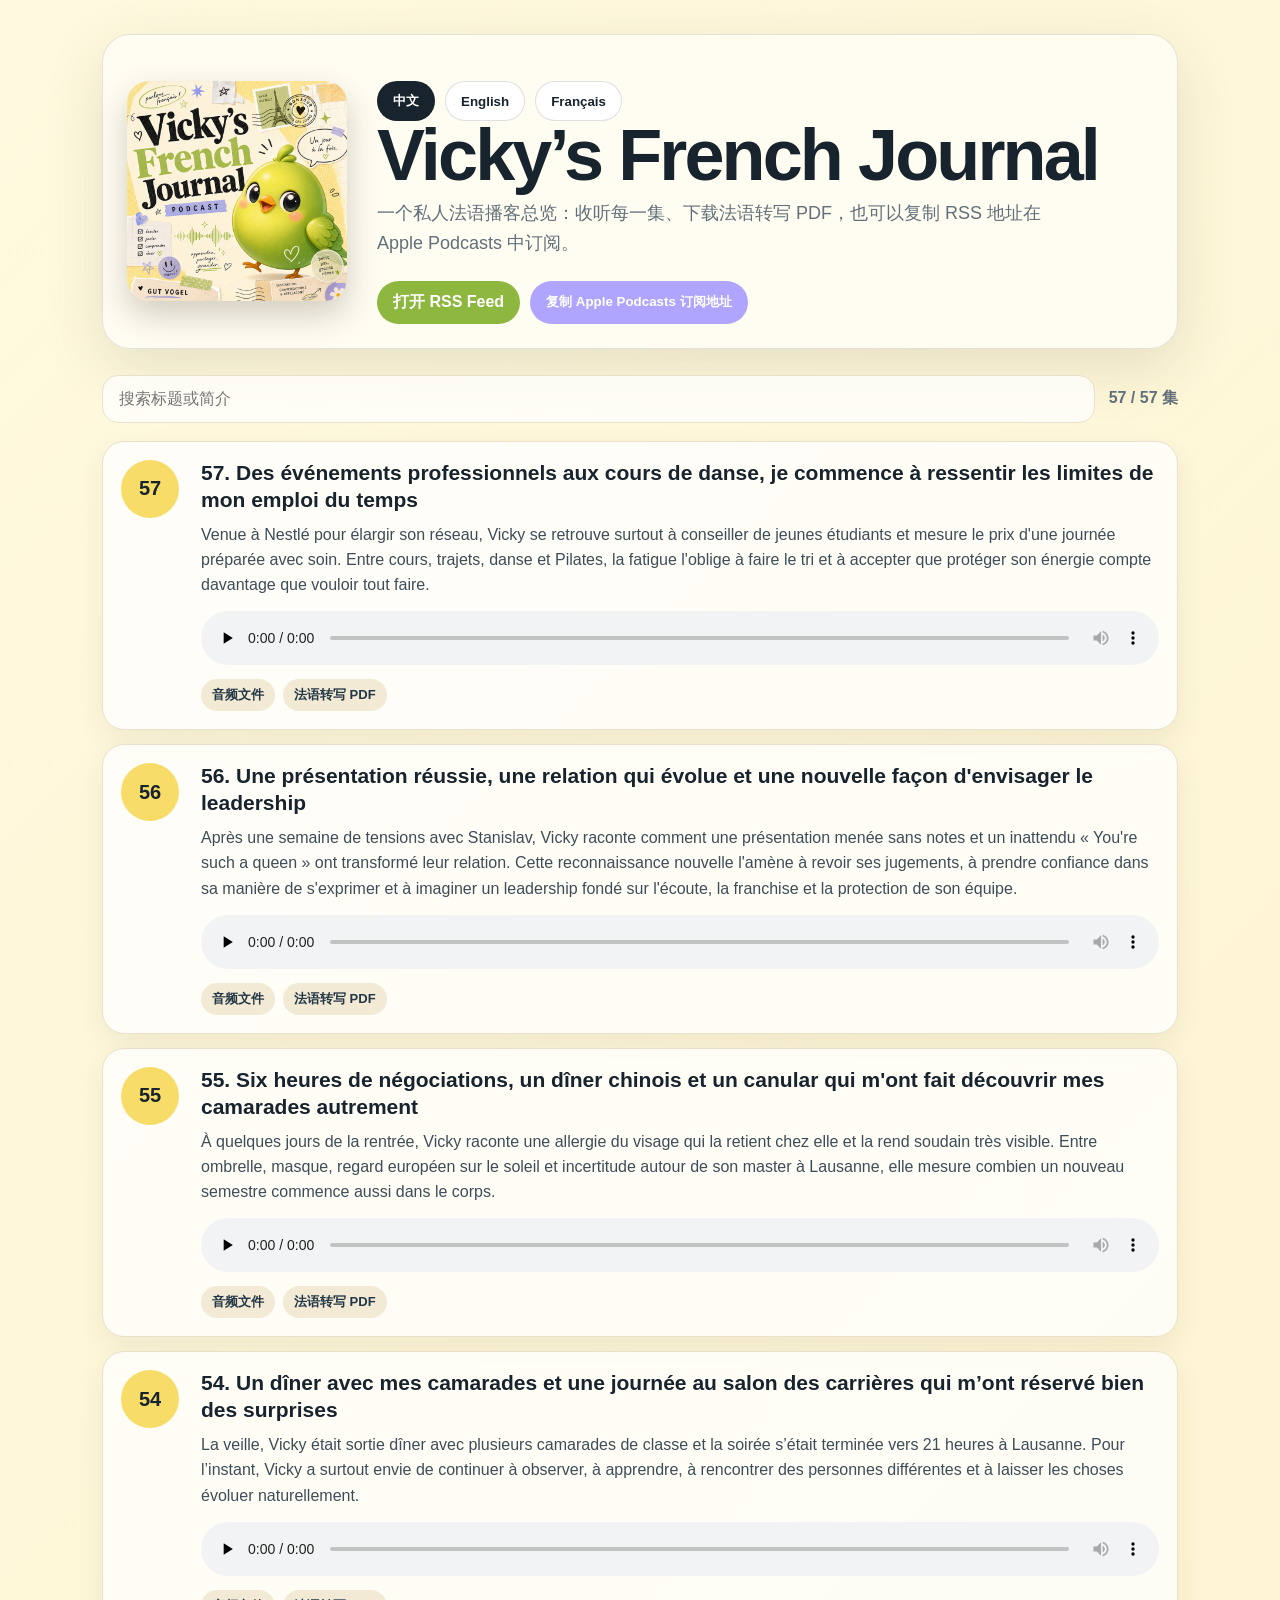
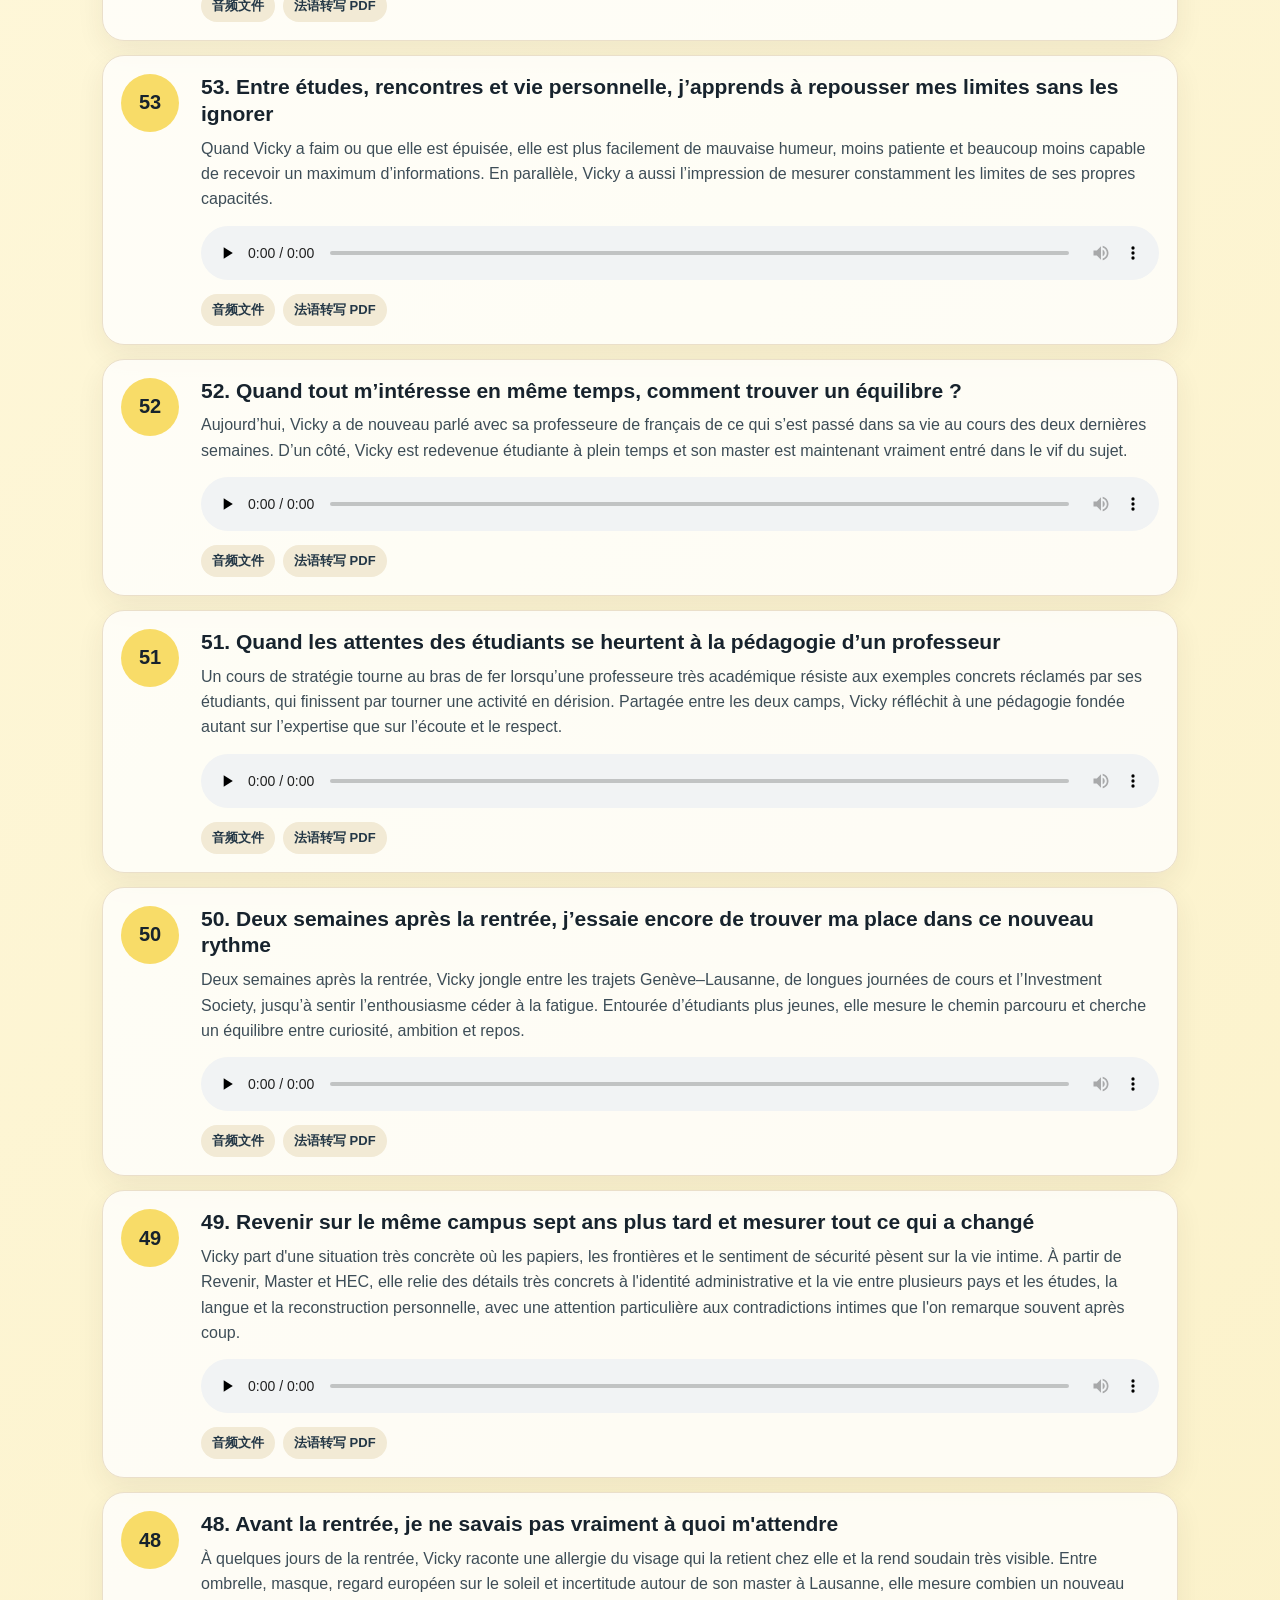
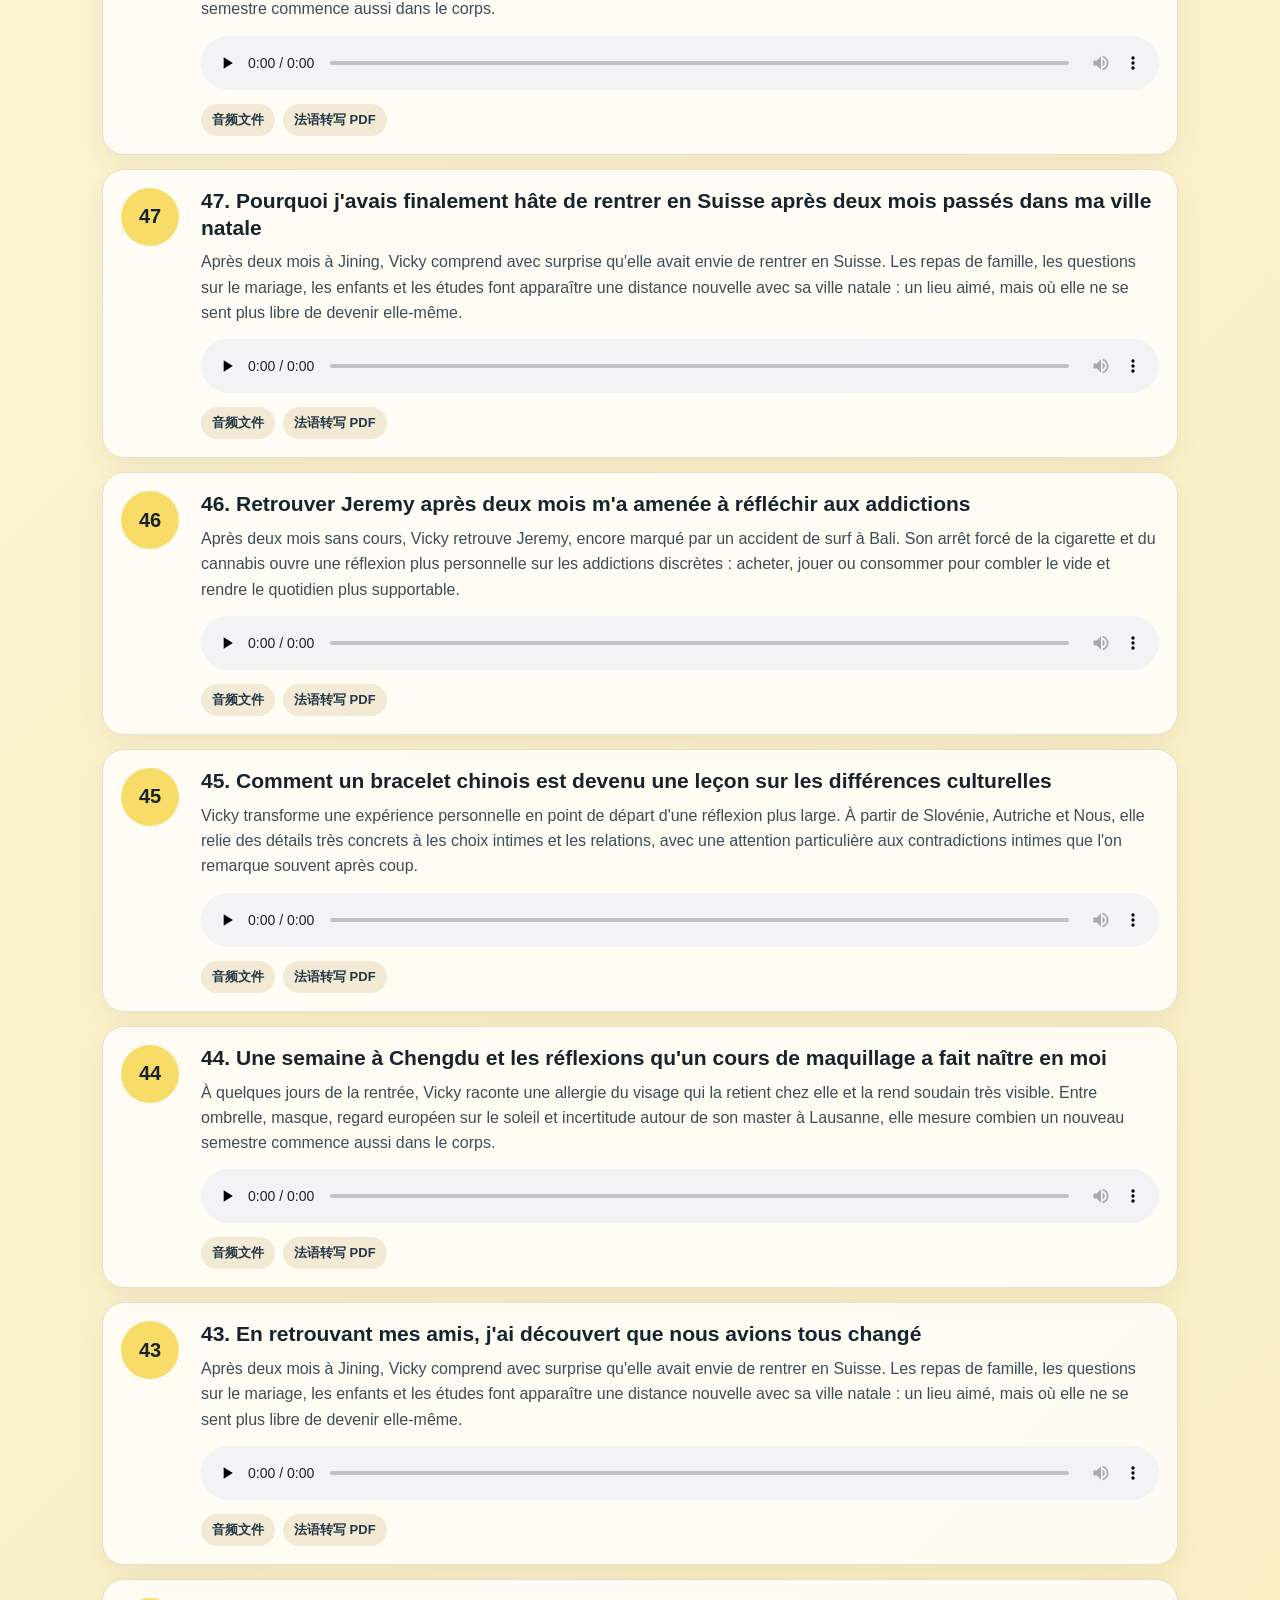
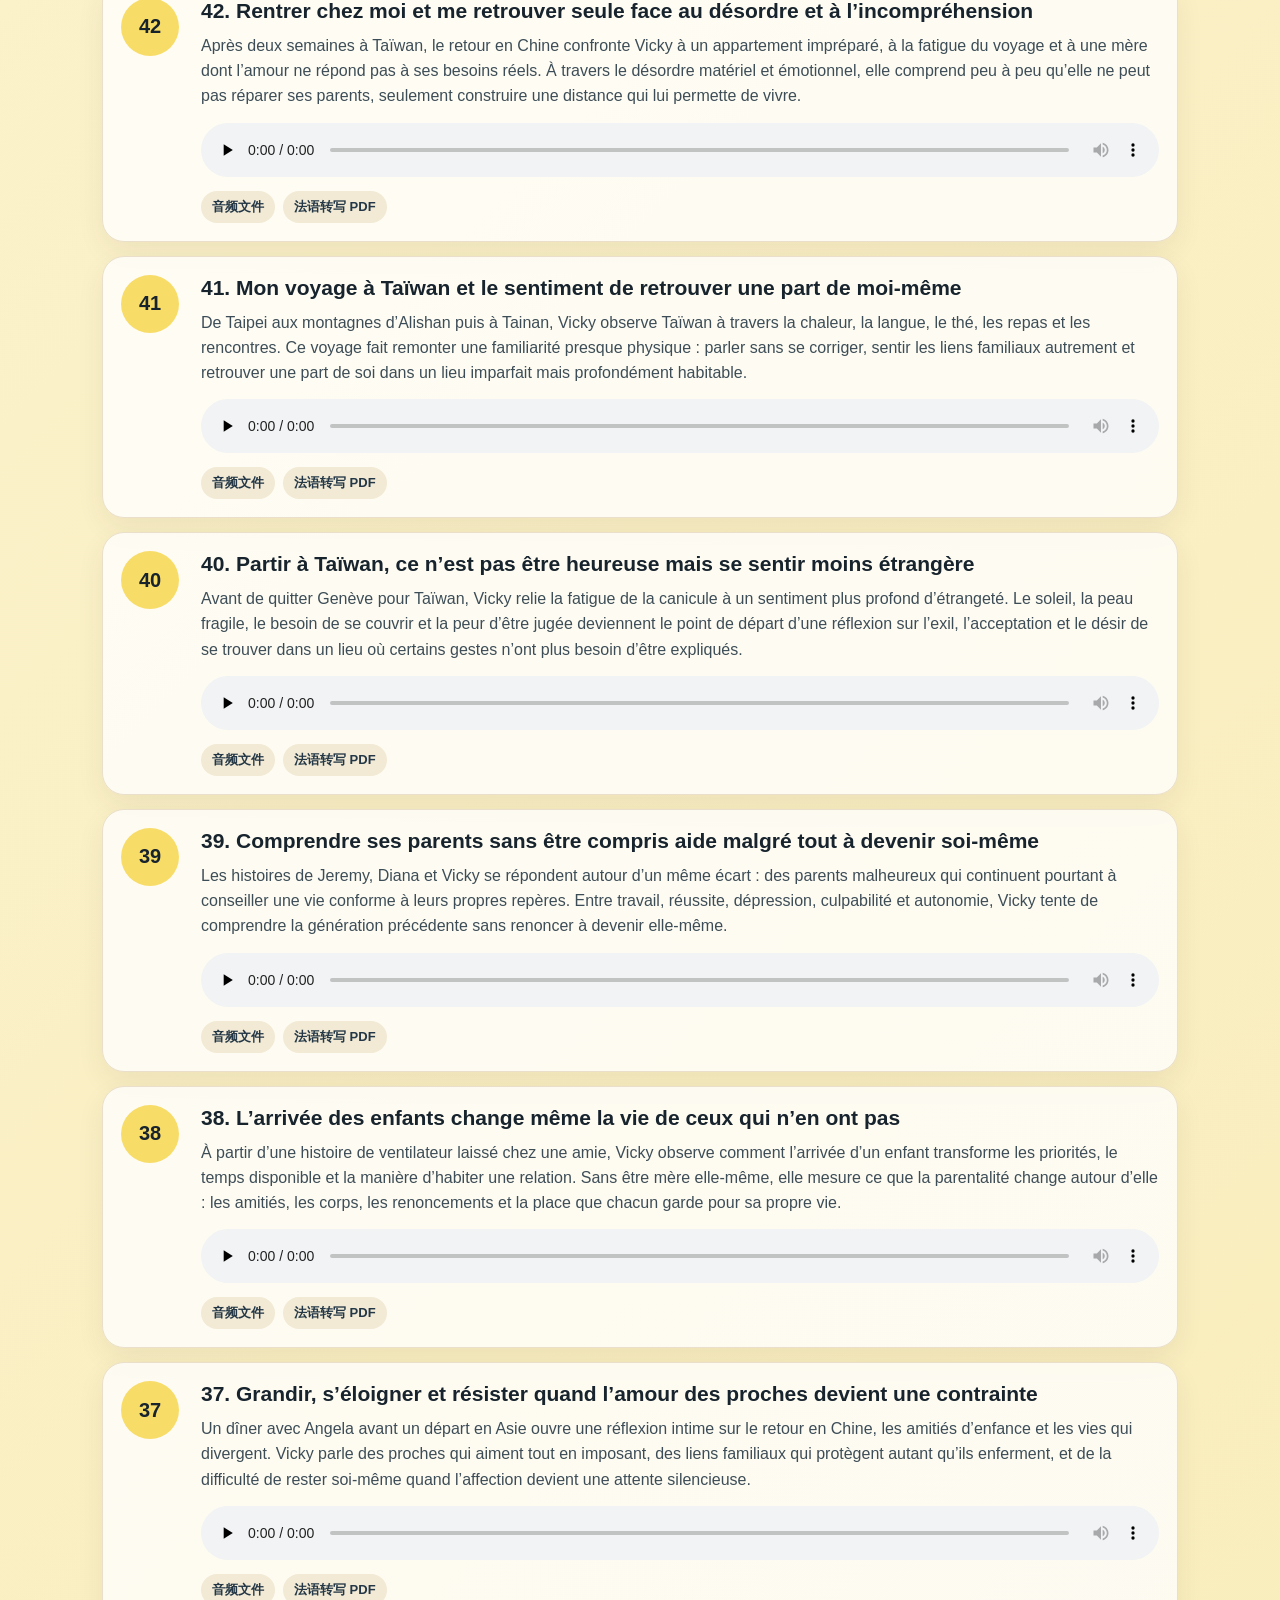
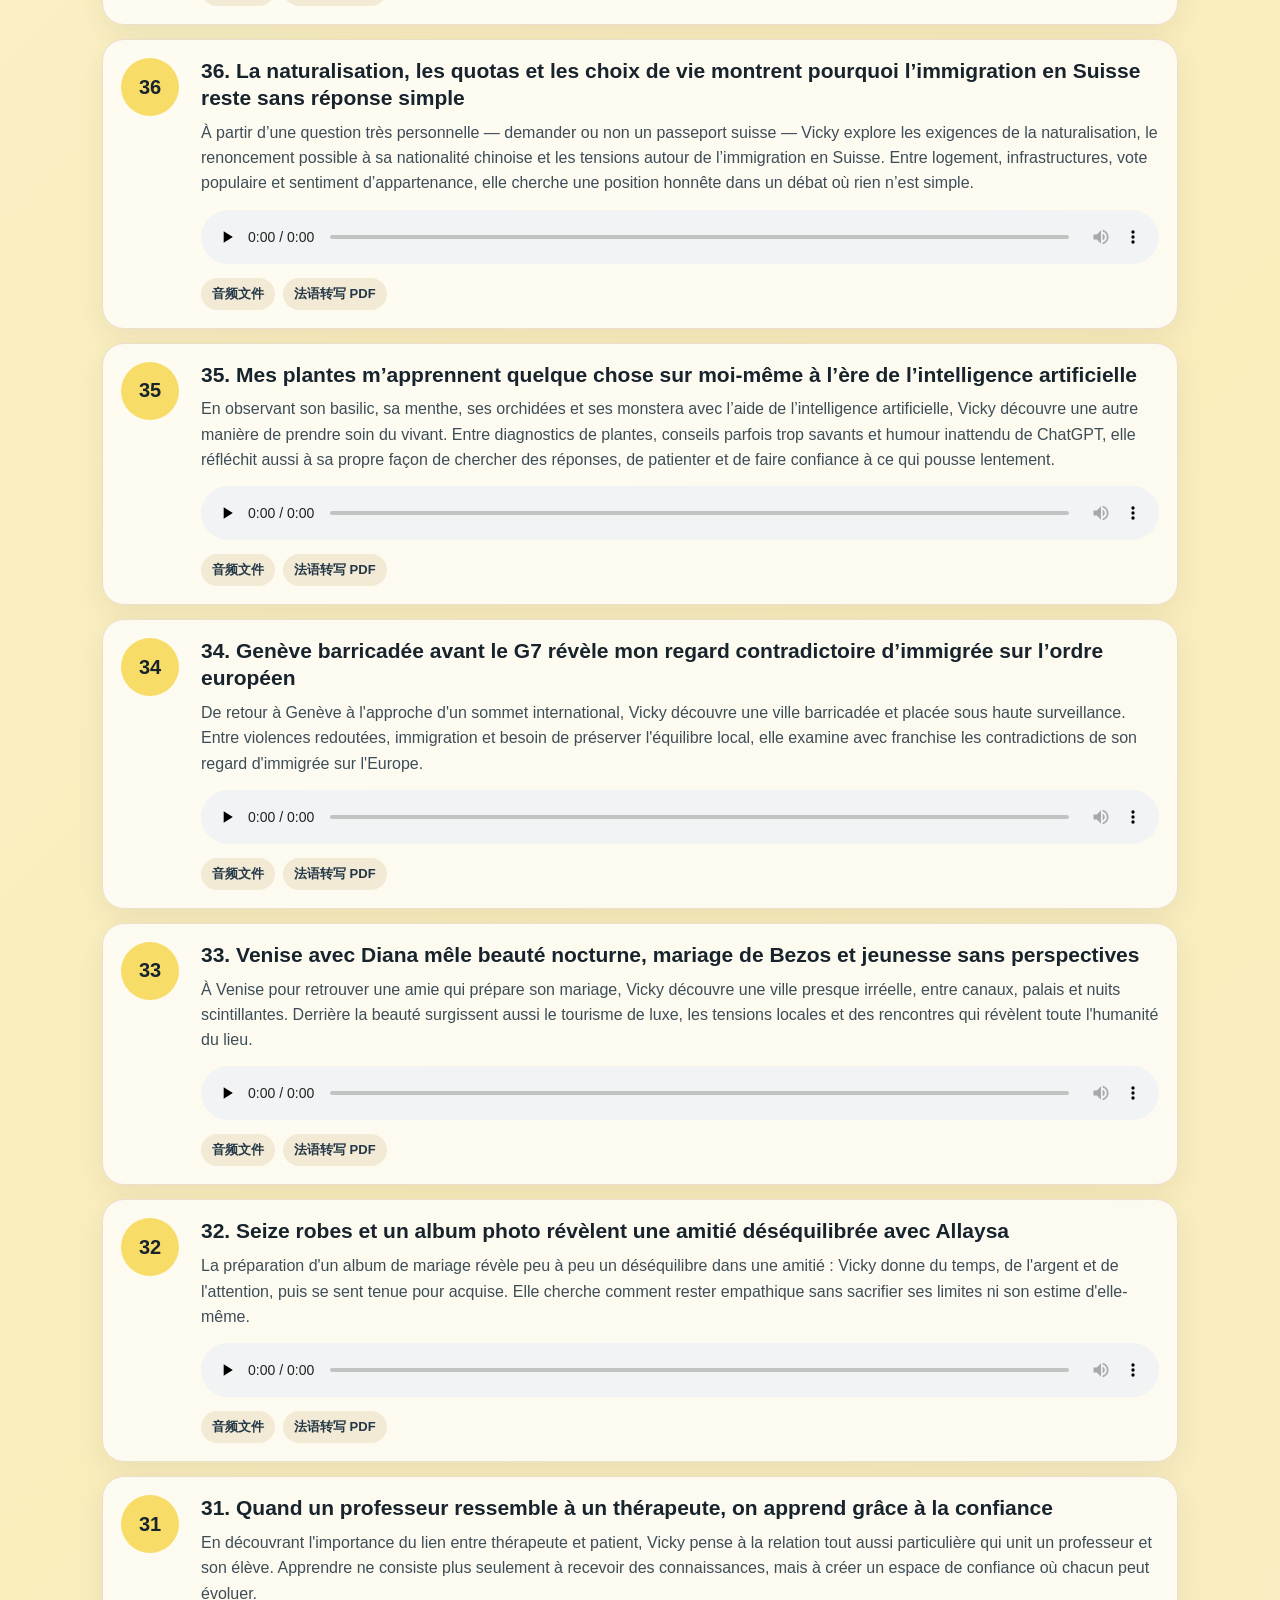
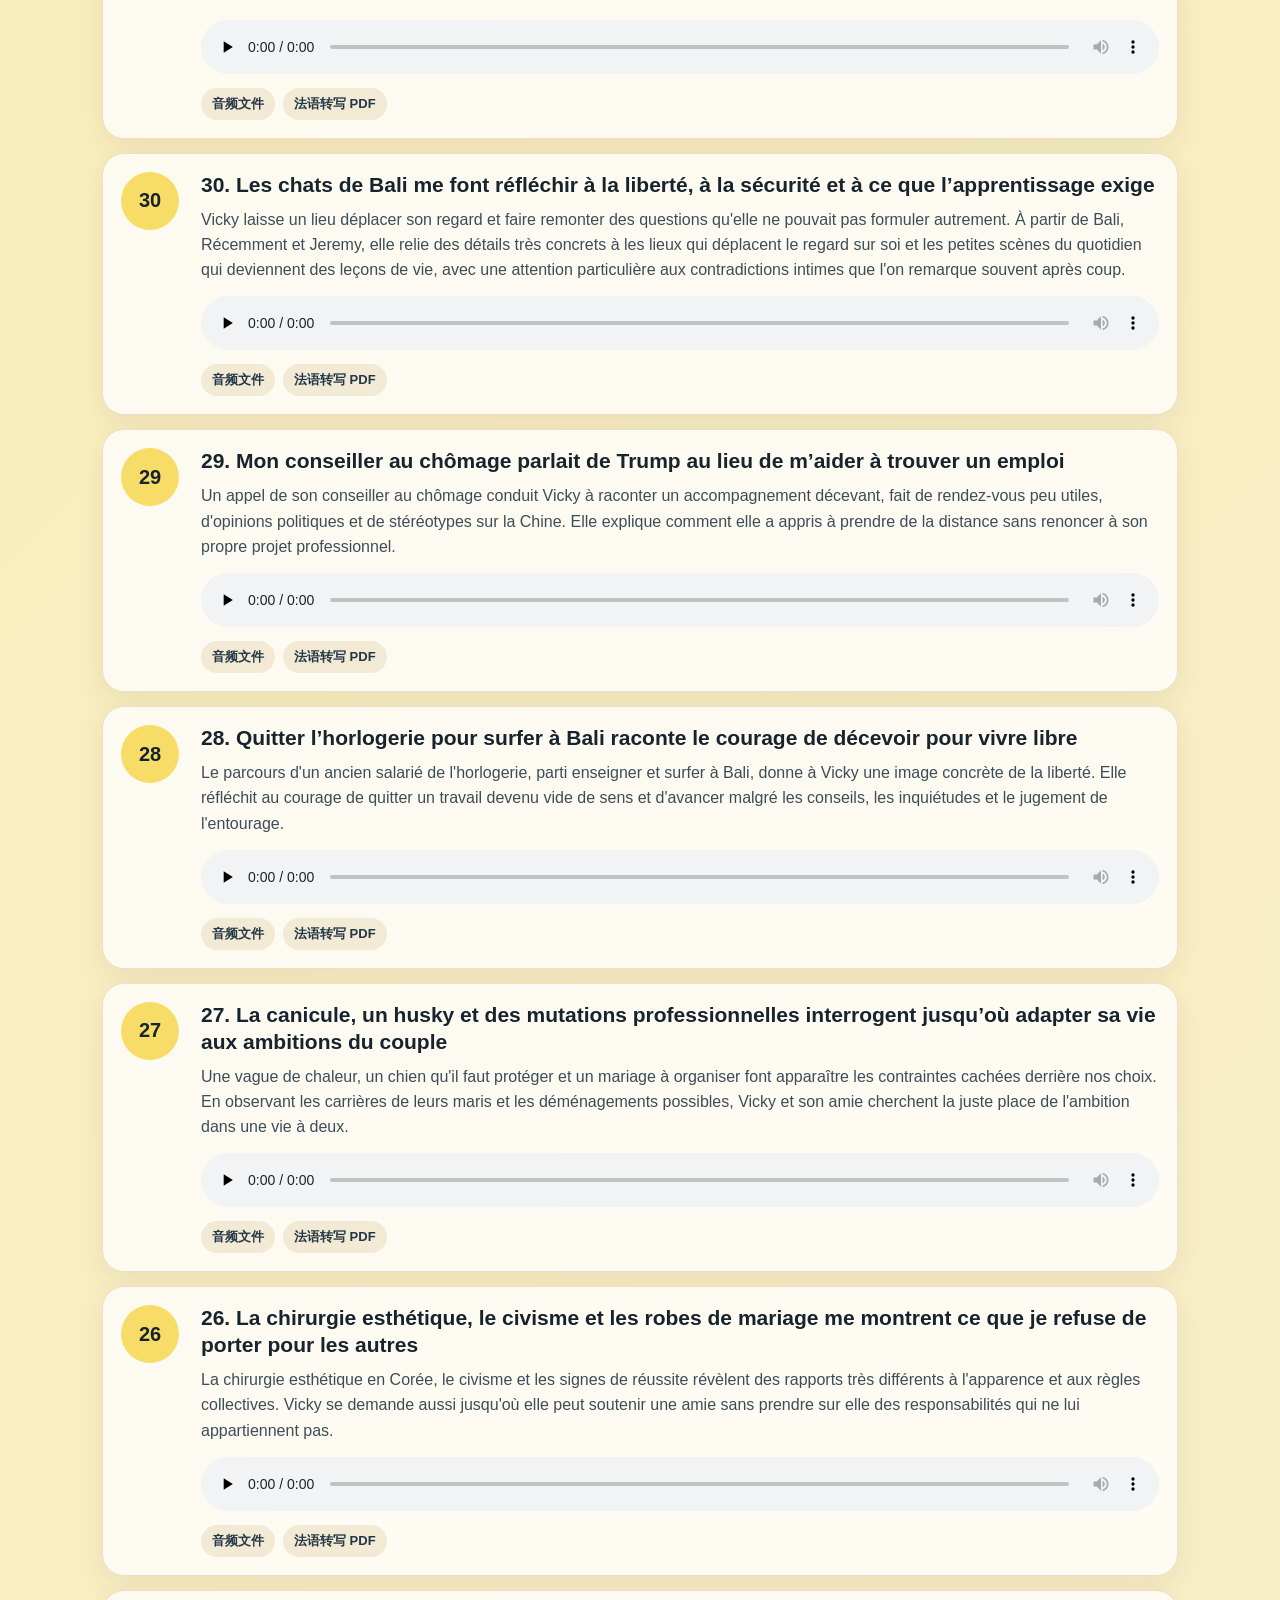
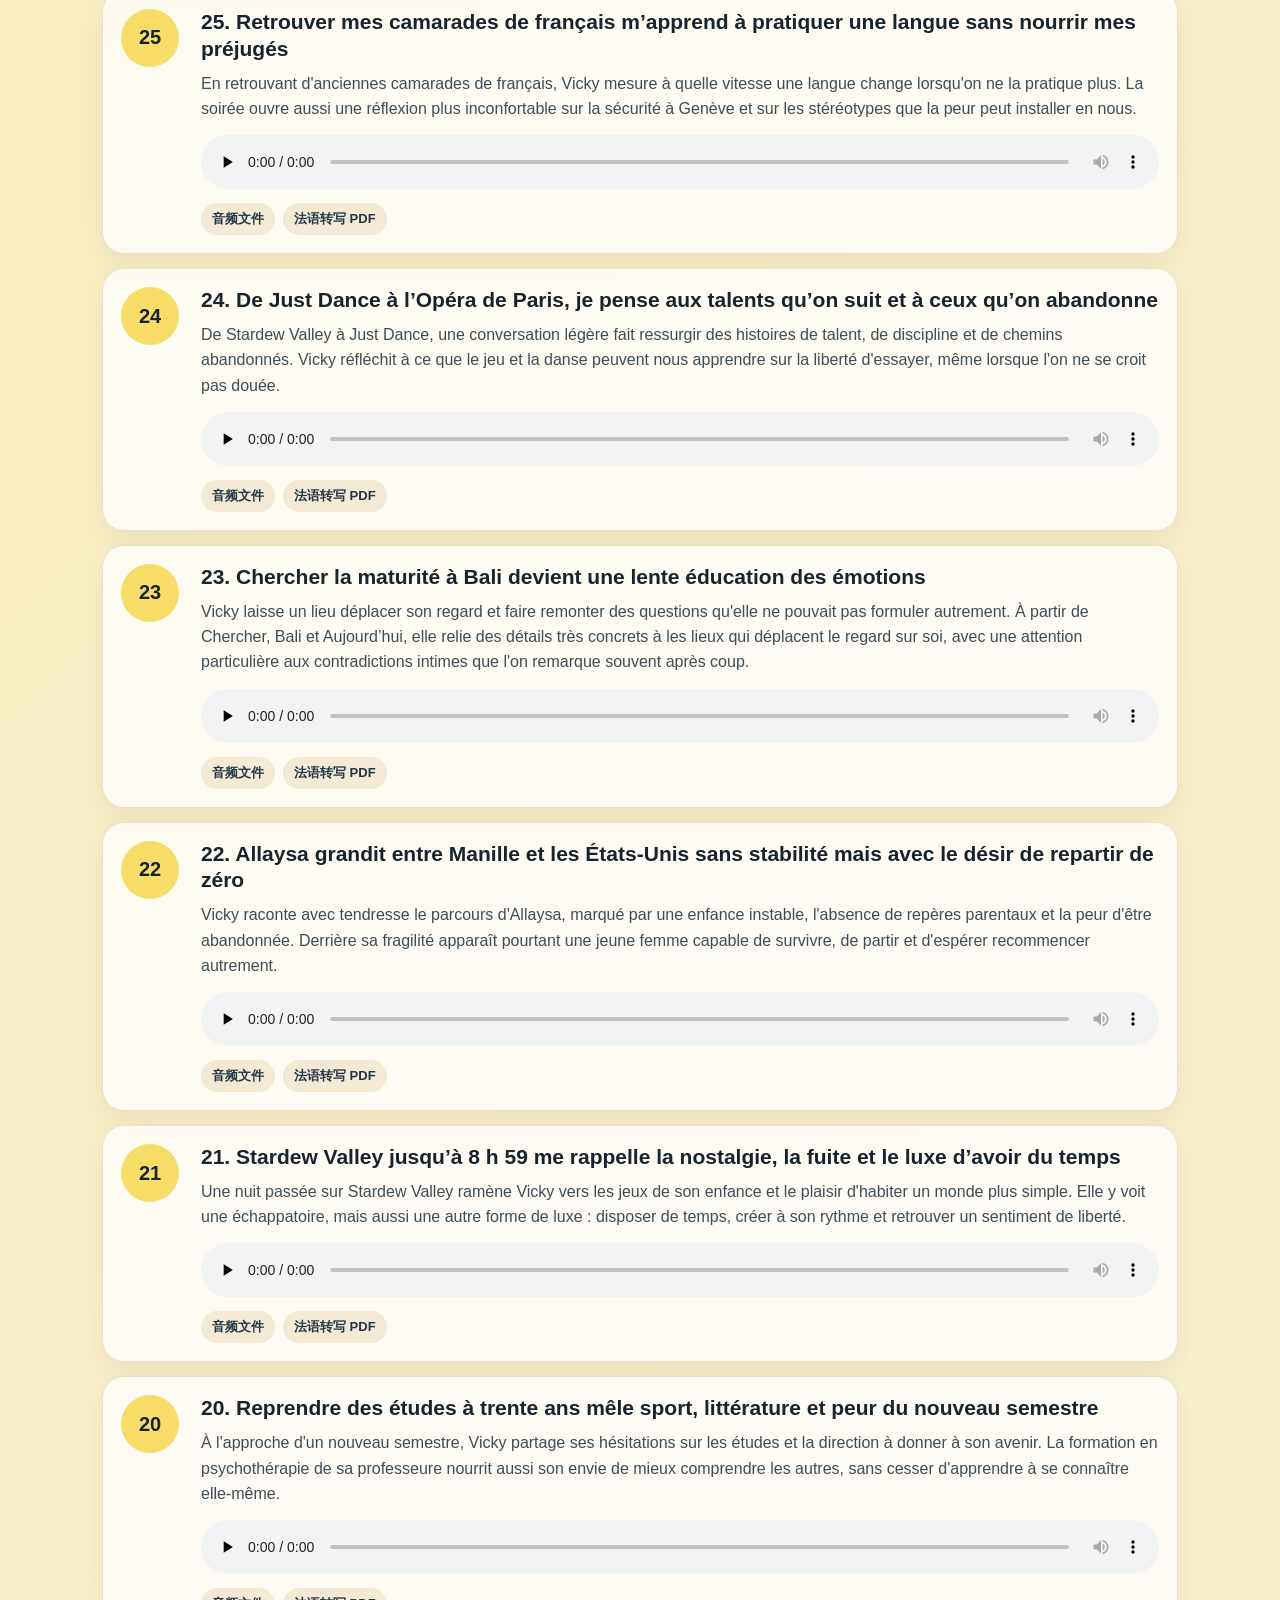
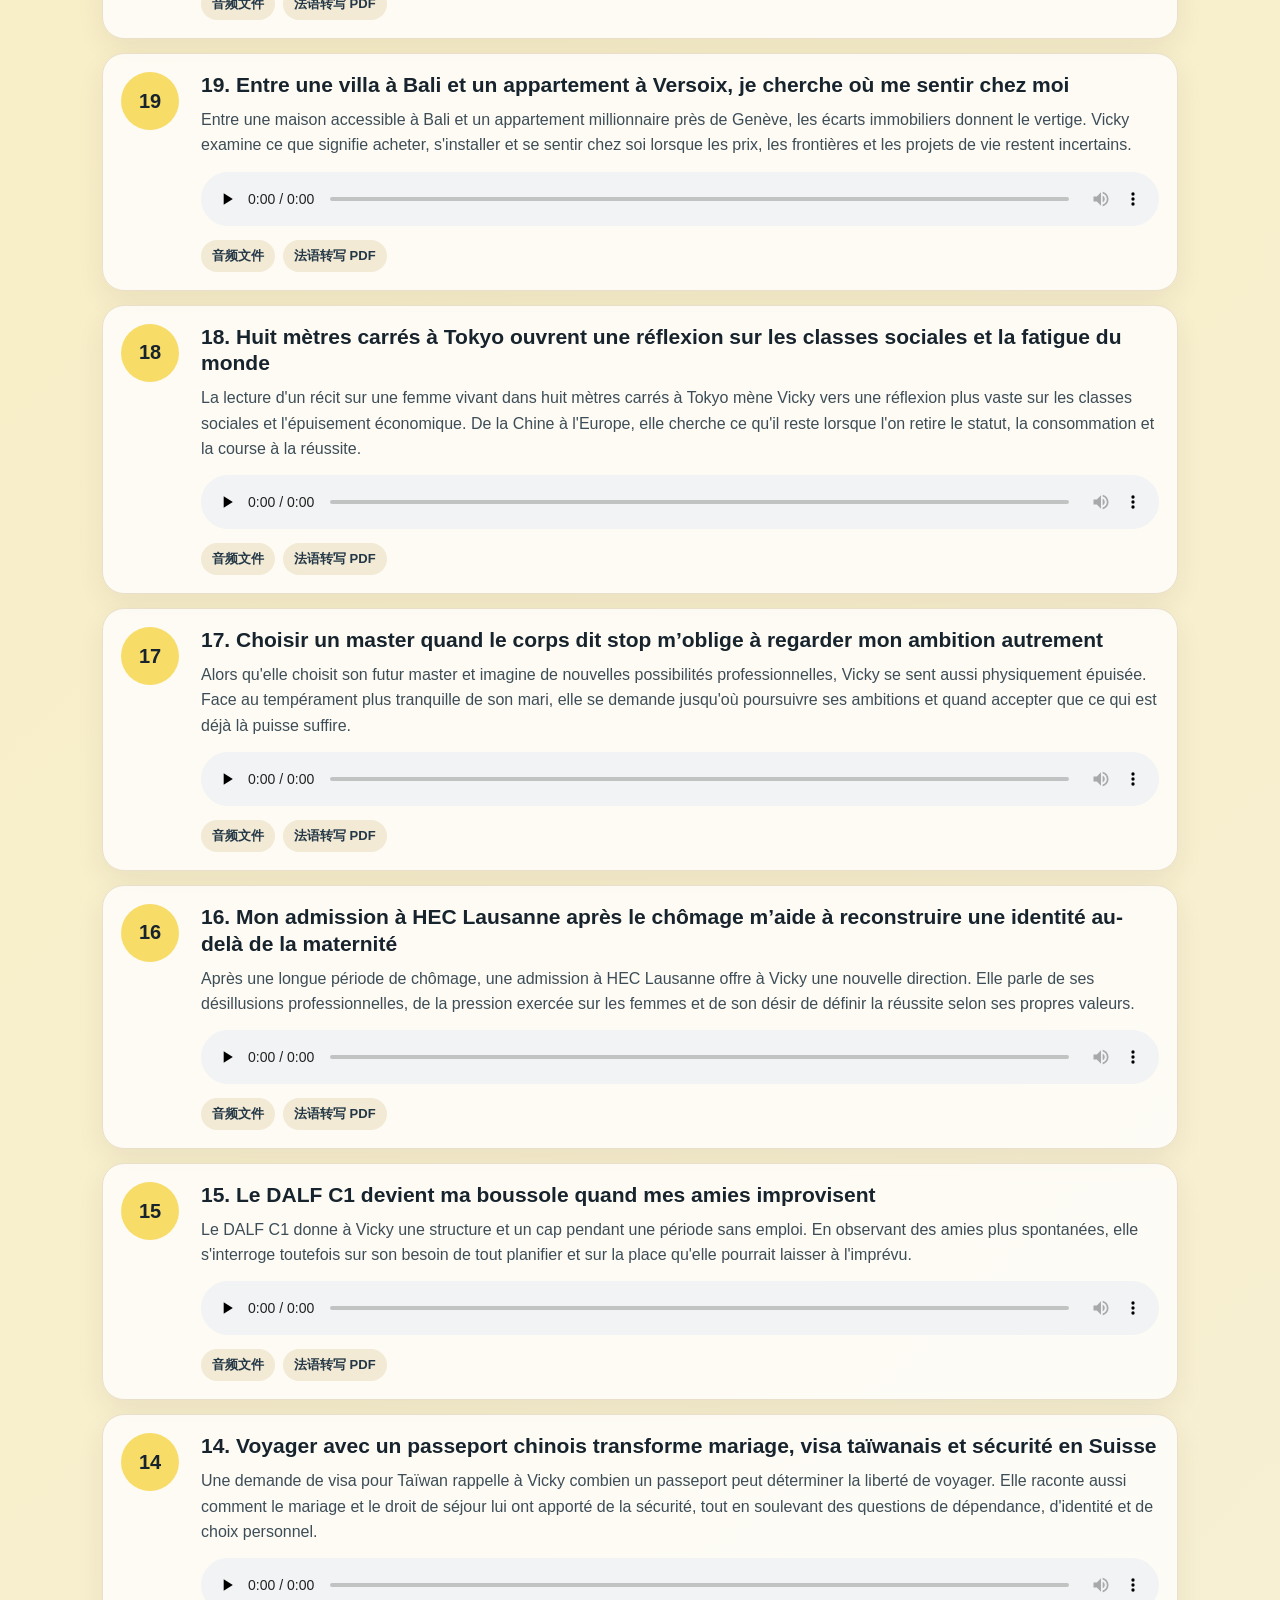
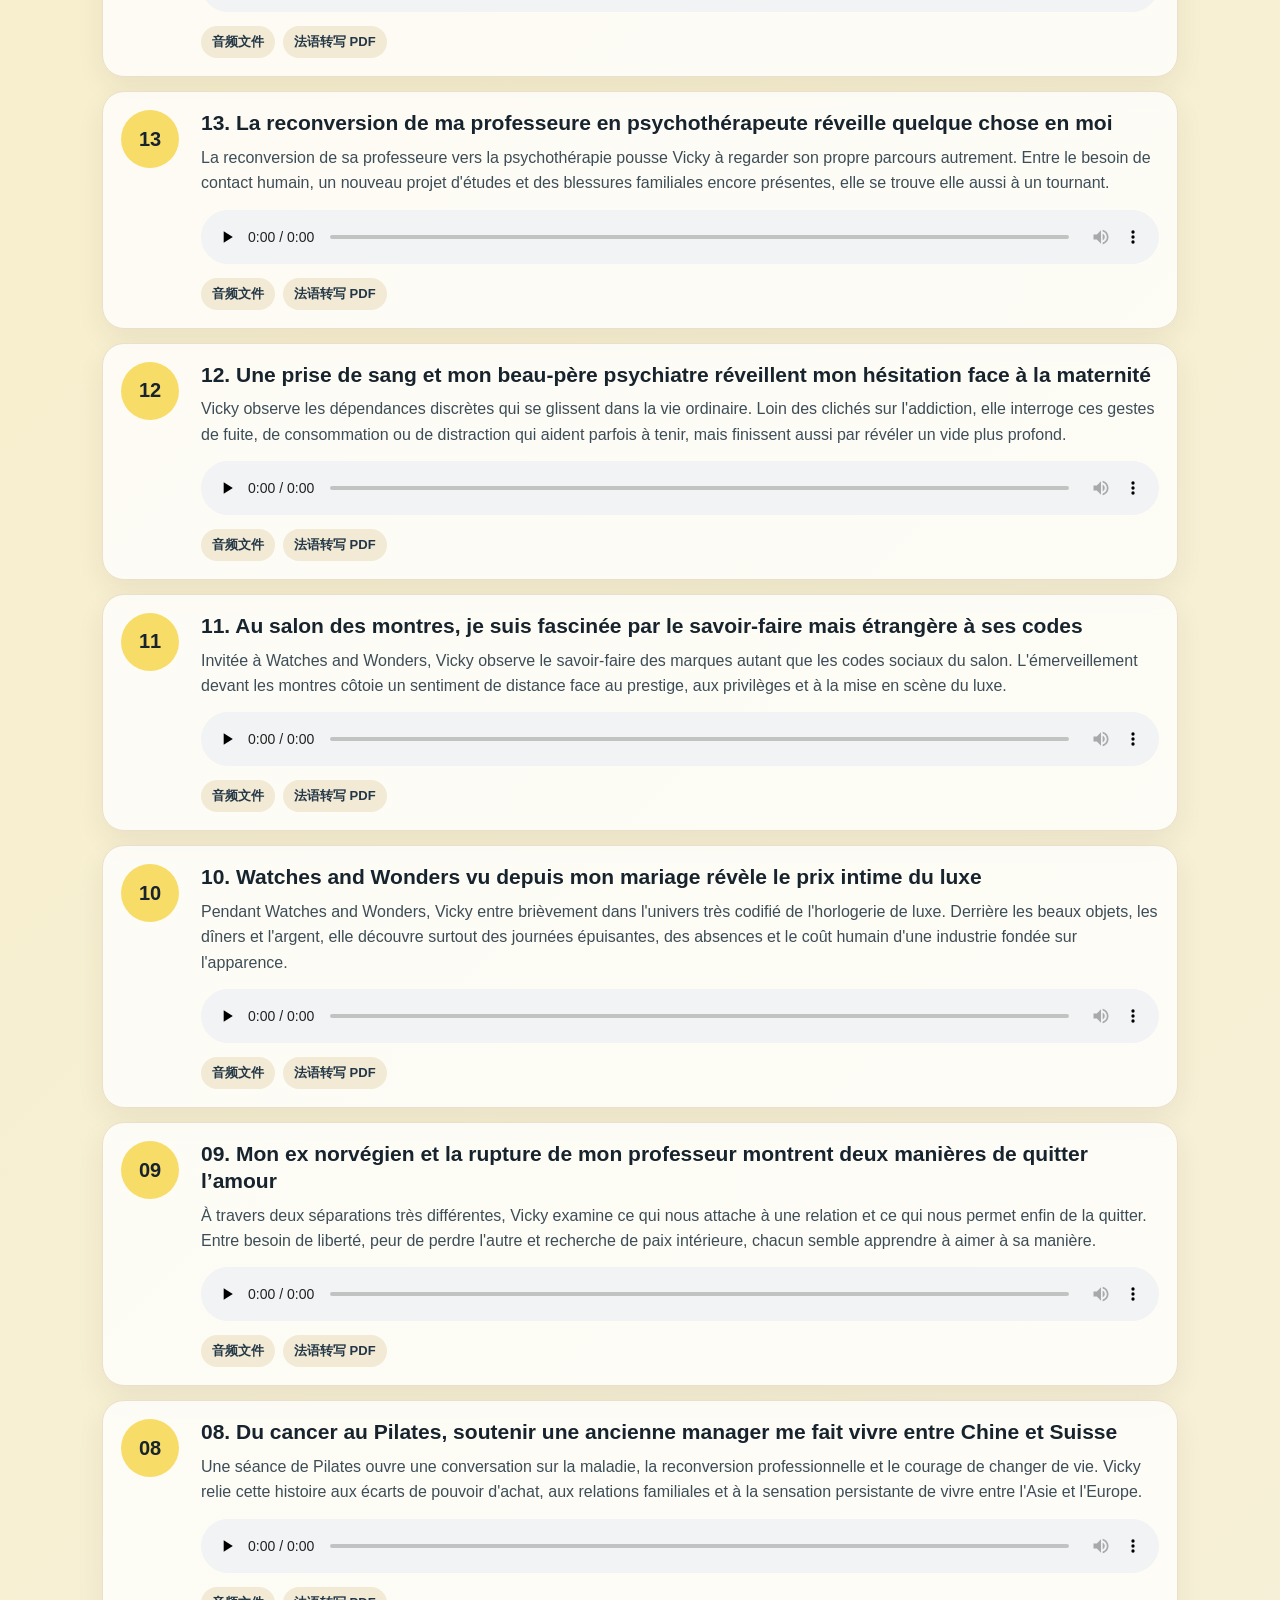
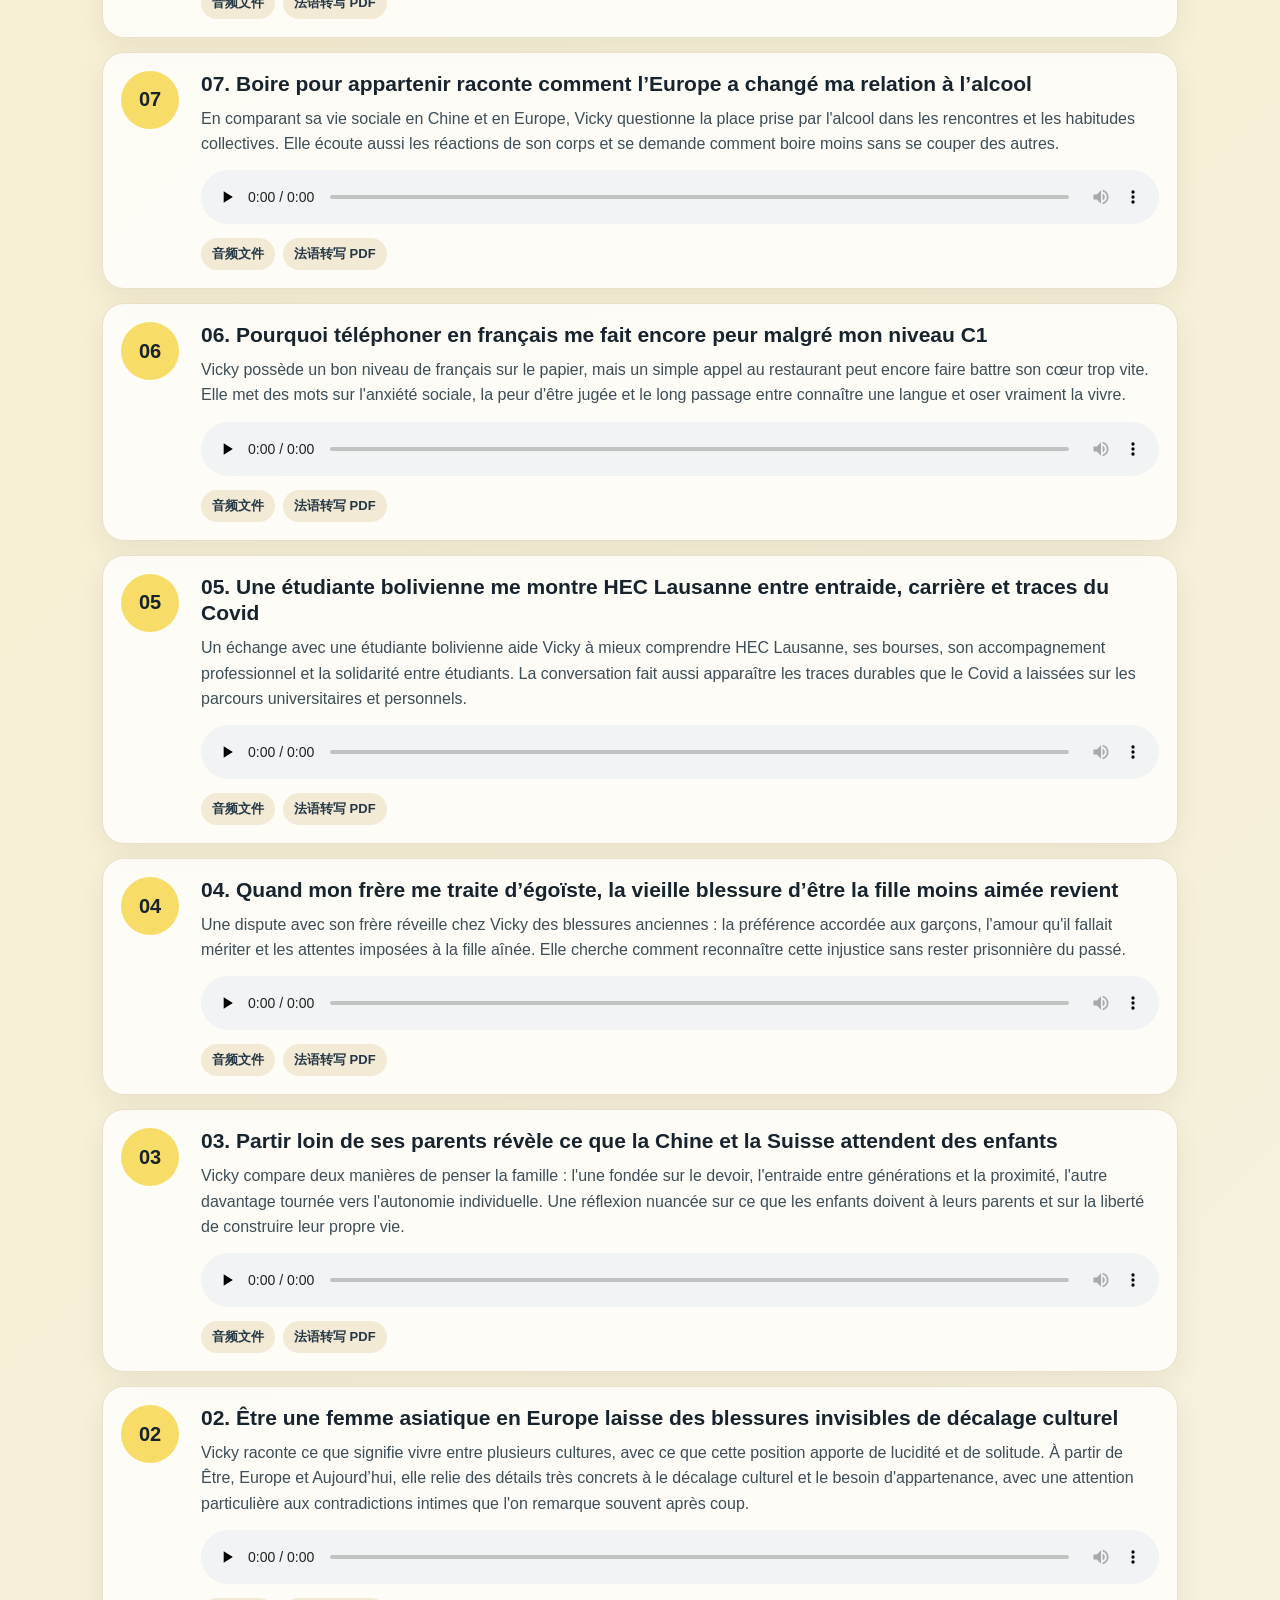
<file: index.html>
<!doctype html>
<html lang="zh-CN">
<head>
  <meta charset="utf-8">
  <meta name="viewport" content="width=device-width, initial-scale=1">
  <title>Vicky’s French Journal Podcast</title>
  <style>
    :root { --cream:#fff8e8; --ink:#17232d; --muted:#61707a; --green:#8db73f; --yellow:#f8dc68; --lav:#afa5ff; --line:#eadfca; }
    * { box-sizing:border-box; }
    body { margin:0; background:linear-gradient(135deg,#fff9df,#f9edbc 45%,#f6f1df); color:var(--ink); font-family:Arial,"Microsoft YaHei",sans-serif; }
    .shell { max-width:1120px; margin:0 auto; padding:34px 22px 70px; }
    header { display:grid; grid-template-columns:220px 1fr; gap:30px; align-items:center; padding:24px; border:1px solid rgba(23,35,45,.12); border-radius:28px; background:rgba(255,255,255,.62); box-shadow:0 18px 60px rgba(60,48,24,.12); }
    .cover { width:100%; border-radius:22px; box-shadow:0 14px 32px rgba(50,40,12,.22); }
    h1 { margin:0 0 10px; font-size:clamp(36px,6vw,72px); line-height:.95; letter-spacing:-.04em; }
    .tagline { max-width:680px; margin:0 0 18px; color:var(--muted); font-size:18px; line-height:1.65; }
    .controls { display:flex; flex-wrap:wrap; gap:10px; margin:22px 0 0; }
    button,.pill { border:1px solid rgba(23,35,45,.14); border-radius:999px; padding:10px 15px; background:#fff; color:var(--ink); font-weight:700; text-decoration:none; cursor:pointer; }
    button.active { background:var(--ink); color:#fff; }
    .primary { background:var(--green); color:#fff; border-color:transparent; }
    .rss { background:var(--lav); color:#fff; border-color:transparent; }
    .tools { display:grid; grid-template-columns:1fr auto; gap:14px; align-items:center; margin:26px 0 18px; }
    input[type=search] { width:100%; border:1px solid var(--line); border-radius:16px; padding:14px 16px; font:inherit; background:rgba(255,255,255,.75); }
    .count { color:var(--muted); font-weight:700; white-space:nowrap; }
    .episode-list { display:grid; gap:14px; }
    .episode { display:grid; grid-template-columns:64px 1fr; gap:16px; padding:18px; border:1px solid var(--line); border-radius:22px; background:rgba(255,255,255,.78); box-shadow:0 10px 28px rgba(60,48,24,.07); }
    .episode-number { display:grid; place-items:center; width:58px; height:58px; border-radius:50%; background:var(--yellow); font-size:20px; font-weight:900; }
    h3 { margin:0 0 8px; font-size:21px; line-height:1.28; }
    .episode p { margin:0 0 12px; color:#3d4d57; line-height:1.58; }
    audio { width:100%; margin:2px 0 10px; }
    .episode-links { display:flex; flex-wrap:wrap; gap:8px; }
    .small-link { display:inline-flex; align-items:center; border-radius:999px; padding:7px 11px; background:#f2ead5; color:#233746; text-decoration:none; font-size:13px; font-weight:700; }
    footer { margin-top:34px; color:var(--muted); text-align:center; }
    .copied { display:none; color:#47782f; font-weight:700; }
    .copied.visible { display:inline; }
    @media (max-width:760px) { header { grid-template-columns:1fr; } .cover { max-width:260px; } .tools { grid-template-columns:1fr; } .episode { grid-template-columns:1fr; } }
  </style>
</head>
<body>
  <div class="shell">
    <header>
      <img class="cover" src="cover-2026-06-15.jpg" alt="Vicky’s French Journal cover">
      <div>
        <div class="controls" aria-label="Language">
          <button type="button" data-lang="zh" class="active">中文</button>
          <button type="button" data-lang="en">English</button>
          <button type="button" data-lang="fr">Français</button>
        </div>
        <h1>Vicky’s French Journal</h1>
        <p class="tagline" data-i18n="tagline">一个私人法语播客总览：收听每一集、下载法语转写 PDF，也可以复制 RSS 地址在 Apple Podcasts 中订阅。</p>
        <div class="controls">
          <a class="pill primary" href="https://wenminli961201-cell.github.io/vickys-french-journal-podcast/feed.xml" target="_blank" rel="noreferrer" data-i18n="rssFeed">打开 RSS Feed</a>
          <button class="pill rss" type="button" id="copyFeed" data-feed="https://wenminli961201-cell.github.io/vickys-french-journal-podcast/feed.xml" data-i18n="copyFeed">复制 Apple Podcasts 订阅地址</button>
          <span id="copied" class="copied" data-i18n="copied">已复制</span>
        </div>
      </div>
    </header>
    <section class="tools">
      <input id="search" type="search" data-i18n-placeholder="search" placeholder="搜索标题或简介">
      <div class="count"><span id="visibleCount">57</span> / 57 <span data-i18n="episodes">集</span></div>
    </section>
    <main class="episode-list" id="episodeList">
      
        <article class="episode" data-title="des événements professionnels aux cours de danse, je commence à ressentir les limites de mon emploi du temps">
          <div class="episode-number">57</div>
          <div class="episode-body">
            <h3>57. Des événements professionnels aux cours de danse, je commence à ressentir les limites de mon emploi du temps</h3>
            <p>Venue à Nestlé pour élargir son réseau, Vicky se retrouve surtout à conseiller de jeunes étudiants et mesure le prix d'une journée préparée avec soin. Entre cours, trajets, danse et Pilates, la fatigue l'oblige à faire le tri et à accepter que protéger son énergie compte davantage que vouloir tout faire.</p>
            <audio controls preload="none" src="https://wenminli961201-cell.github.io/vickys-french-journal-podcast/episode-57-des-v-nements-professionnels-aux-cours-de-danse-je-comm-20261125112029-ariane-090.mp3"></audio>
            <div class="episode-links">
              <a class="small-link" href="https://wenminli961201-cell.github.io/vickys-french-journal-podcast/episode-57-des-v-nements-professionnels-aux-cours-de-danse-je-comm-20261125112029-ariane-090.mp3" target="_blank" rel="noreferrer" data-i18n="audio">Audio file</a>
              <a class="small-link" href="https://wenminli961201-cell.github.io/vickys-french-journal-podcast/transcript-57-des-v-nements-professionnels-aux-cours-de-danse-je-comm.pdf" target="_blank" rel="noreferrer" data-i18n="pdf">PDF transcript</a>
            </div>
          </div>
        </article>
        <article class="episode" data-title="une présentation réussie, une relation qui évolue et une nouvelle façon d'envisager le leadership">
          <div class="episode-number">56</div>
          <div class="episode-body">
            <h3>56. Une présentation réussie, une relation qui évolue et une nouvelle façon d'envisager le leadership</h3>
            <p>Après une semaine de tensions avec Stanislav, Vicky raconte comment une présentation menée sans notes et un inattendu « You're such a queen » ont transformé leur relation. Cette reconnaissance nouvelle l'amène à revoir ses jugements, à prendre confiance dans sa manière de s'exprimer et à imaginer un leadership fondé sur l'écoute, la franchise et la protection de son équipe.</p>
            <audio controls preload="none" src="https://wenminli961201-cell.github.io/vickys-french-journal-podcast/episode-56-une-pr-sentation-r-ussie-une-relation-qui-volue-et-une--20261118160906-ariane-090.mp3"></audio>
            <div class="episode-links">
              <a class="small-link" href="https://wenminli961201-cell.github.io/vickys-french-journal-podcast/episode-56-une-pr-sentation-r-ussie-une-relation-qui-volue-et-une--20261118160906-ariane-090.mp3" target="_blank" rel="noreferrer" data-i18n="audio">Audio file</a>
              <a class="small-link" href="https://wenminli961201-cell.github.io/vickys-french-journal-podcast/transcript-56-une-pr-sentation-r-ussie-une-relation-qui-volue-et-une-.pdf" target="_blank" rel="noreferrer" data-i18n="pdf">PDF transcript</a>
            </div>
          </div>
        </article>
        <article class="episode" data-title="six heures de négociations, un dîner chinois et un canular qui m'ont fait découvrir mes camarades autrement">
          <div class="episode-number">55</div>
          <div class="episode-body">
            <h3>55. Six heures de négociations, un dîner chinois et un canular qui m'ont fait découvrir mes camarades autrement</h3>
            <p>À quelques jours de la rentrée, Vicky raconte une allergie du visage qui la retient chez elle et la rend soudain très visible. Entre ombrelle, masque, regard européen sur le soleil et incertitude autour de son master à Lausanne, elle mesure combien un nouveau semestre commence aussi dans le corps.</p>
            <audio controls preload="none" src="https://wenminli961201-cell.github.io/vickys-french-journal-podcast/episode-55-six-heures-de-n-gociations-un-d-ner-chinois-et-un-canul-20261112115128-ariane-090.mp3"></audio>
            <div class="episode-links">
              <a class="small-link" href="https://wenminli961201-cell.github.io/vickys-french-journal-podcast/episode-55-six-heures-de-n-gociations-un-d-ner-chinois-et-un-canul-20261112115128-ariane-090.mp3" target="_blank" rel="noreferrer" data-i18n="audio">Audio file</a>
              <a class="small-link" href="https://wenminli961201-cell.github.io/vickys-french-journal-podcast/transcript-55-six-heures-de-n-gociations-un-d-ner-chinois-et-un-canul.pdf" target="_blank" rel="noreferrer" data-i18n="pdf">PDF transcript</a>
            </div>
          </div>
        </article>
        <article class="episode" data-title="un dîner avec mes camarades et une journée au salon des carrières qui m’ont réservé bien des surprises">
          <div class="episode-number">54</div>
          <div class="episode-body">
            <h3>54. Un dîner avec mes camarades et une journée au salon des carrières qui m’ont réservé bien des surprises</h3>
            <p>La veille, Vicky était sortie dîner avec plusieurs camarades de classe et la soirée s’était terminée vers 21 heures à Lausanne. Pour l’instant, Vicky a surtout envie de continuer à observer, à apprendre, à rencontrer des personnes différentes et à laisser les choses évoluer naturellement.</p>
            <audio controls preload="none" src="https://wenminli961201-cell.github.io/vickys-french-journal-podcast/episode-54-un-d-ner-avec-mes-camarades-et-une-journ-e-au-salon-des-20261104141404-ariane-090.mp3"></audio>
            <div class="episode-links">
              <a class="small-link" href="https://wenminli961201-cell.github.io/vickys-french-journal-podcast/episode-54-un-d-ner-avec-mes-camarades-et-une-journ-e-au-salon-des-20261104141404-ariane-090.mp3" target="_blank" rel="noreferrer" data-i18n="audio">Audio file</a>
              <a class="small-link" href="https://wenminli961201-cell.github.io/vickys-french-journal-podcast/transcript-54-un-d-ner-avec-mes-camarades-et-une-journ-e-au-salon-des.pdf" target="_blank" rel="noreferrer" data-i18n="pdf">PDF transcript</a>
            </div>
          </div>
        </article>
        <article class="episode" data-title="entre études, rencontres et vie personnelle, j’apprends à repousser mes limites sans les ignorer">
          <div class="episode-number">53</div>
          <div class="episode-body">
            <h3>53. Entre études, rencontres et vie personnelle, j’apprends à repousser mes limites sans les ignorer</h3>
            <p>Quand Vicky a faim ou que elle est épuisée, elle est plus facilement de mauvaise humeur, moins patiente et beaucoup moins capable de recevoir un maximum d’informations. En parallèle, Vicky a aussi l’impression de mesurer constamment les limites de ses propres capacités.</p>
            <audio controls preload="none" src="https://wenminli961201-cell.github.io/vickys-french-journal-podcast/episode-53-entre-tudes-rencontres-et-vie-personnelle-j-apprends-re-20261028100415-ariane-090.mp3"></audio>
            <div class="episode-links">
              <a class="small-link" href="https://wenminli961201-cell.github.io/vickys-french-journal-podcast/episode-53-entre-tudes-rencontres-et-vie-personnelle-j-apprends-re-20261028100415-ariane-090.mp3" target="_blank" rel="noreferrer" data-i18n="audio">Audio file</a>
              <a class="small-link" href="https://wenminli961201-cell.github.io/vickys-french-journal-podcast/transcript-53-entre-tudes-rencontres-et-vie-personnelle-j-apprends-re.pdf" target="_blank" rel="noreferrer" data-i18n="pdf">PDF transcript</a>
            </div>
          </div>
        </article>
        <article class="episode" data-title="quand tout m’intéresse en même temps, comment trouver un équilibre ?">
          <div class="episode-number">52</div>
          <div class="episode-body">
            <h3>52. Quand tout m’intéresse en même temps, comment trouver un équilibre ?</h3>
            <p>Aujourd’hui, Vicky a de nouveau parlé avec sa professeure de français de ce qui s’est passé dans sa vie au cours des deux dernières semaines. D’un côté, Vicky est redevenue étudiante à plein temps et son master est maintenant vraiment entré dans le vif du sujet.</p>
            <audio controls preload="none" src="https://wenminli961201-cell.github.io/vickys-french-journal-podcast/episode-52-quand-tout-m-int-resse-en-m-me-temps-comment-trouver-un-20261021121636-ariane-090.mp3"></audio>
            <div class="episode-links">
              <a class="small-link" href="https://wenminli961201-cell.github.io/vickys-french-journal-podcast/episode-52-quand-tout-m-int-resse-en-m-me-temps-comment-trouver-un-20261021121636-ariane-090.mp3" target="_blank" rel="noreferrer" data-i18n="audio">Audio file</a>
              <a class="small-link" href="https://wenminli961201-cell.github.io/vickys-french-journal-podcast/transcript-52-quand-tout-m-int-resse-en-m-me-temps-comment-trouver-un.pdf" target="_blank" rel="noreferrer" data-i18n="pdf">PDF transcript</a>
            </div>
          </div>
        </article>
        <article class="episode" data-title="quand les attentes des étudiants se heurtent à la pédagogie d’un professeur">
          <div class="episode-number">51</div>
          <div class="episode-body">
            <h3>51. Quand les attentes des étudiants se heurtent à la pédagogie d’un professeur</h3>
            <p>Un cours de stratégie tourne au bras de fer lorsqu’une professeure très académique résiste aux exemples concrets réclamés par ses étudiants, qui finissent par tourner une activité en dérision. Partagée entre les deux camps, Vicky réfléchit à une pédagogie fondée autant sur l’expertise que sur l’écoute et le respect.</p>
            <audio controls preload="none" src="https://wenminli961201-cell.github.io/vickys-french-journal-podcast/episode-51-quand-les-attentes-des-tudiants-se-heurtent-la-p-dagogi-20261007145007-ariane-090.mp3"></audio>
            <div class="episode-links">
              <a class="small-link" href="https://wenminli961201-cell.github.io/vickys-french-journal-podcast/episode-51-quand-les-attentes-des-tudiants-se-heurtent-la-p-dagogi-20261007145007-ariane-090.mp3" target="_blank" rel="noreferrer" data-i18n="audio">Audio file</a>
              <a class="small-link" href="https://wenminli961201-cell.github.io/vickys-french-journal-podcast/transcript-51-quand-les-attentes-des-tudiants-se-heurtent-la-p-dagogi.pdf" target="_blank" rel="noreferrer" data-i18n="pdf">PDF transcript</a>
            </div>
          </div>
        </article>
        <article class="episode" data-title="deux semaines après la rentrée, j’essaie encore de trouver ma place dans ce nouveau rythme">
          <div class="episode-number">50</div>
          <div class="episode-body">
            <h3>50. Deux semaines après la rentrée, j’essaie encore de trouver ma place dans ce nouveau rythme</h3>
            <p>Deux semaines après la rentrée, Vicky jongle entre les trajets Genève–Lausanne, de longues journées de cours et l’Investment Society, jusqu’à sentir l’enthousiasme céder à la fatigue. Entourée d’étudiants plus jeunes, elle mesure le chemin parcouru et cherche un équilibre entre curiosité, ambition et repos.</p>
            <audio controls preload="none" src="https://wenminli961201-cell.github.io/vickys-french-journal-podcast/episode-50-deux-semaines-apr-s-la-rentr-e-j-essaie-encore-de-trouv-20260930161049-ariane-090.mp3"></audio>
            <div class="episode-links">
              <a class="small-link" href="https://wenminli961201-cell.github.io/vickys-french-journal-podcast/episode-50-deux-semaines-apr-s-la-rentr-e-j-essaie-encore-de-trouv-20260930161049-ariane-090.mp3" target="_blank" rel="noreferrer" data-i18n="audio">Audio file</a>
              <a class="small-link" href="https://wenminli961201-cell.github.io/vickys-french-journal-podcast/transcript-50-deux-semaines-apr-s-la-rentr-e-j-essaie-encore-de-trouv.pdf" target="_blank" rel="noreferrer" data-i18n="pdf">PDF transcript</a>
            </div>
          </div>
        </article>
        <article class="episode" data-title="revenir sur le même campus sept ans plus tard et mesurer tout ce qui a changé">
          <div class="episode-number">49</div>
          <div class="episode-body">
            <h3>49. Revenir sur le même campus sept ans plus tard et mesurer tout ce qui a changé</h3>
            <p>Vicky part d'une situation très concrète où les papiers, les frontières et le sentiment de sécurité pèsent sur la vie intime. À partir de Revenir, Master et HEC, elle relie des détails très concrets à l'identité administrative et la vie entre plusieurs pays et les études, la langue et la reconstruction personnelle, avec une attention particulière aux contradictions intimes que l'on remarque souvent après coup.</p>
            <audio controls preload="none" src="https://wenminli961201-cell.github.io/vickys-french-journal-podcast/episode-49-revenir-sur-le-m-me-campus-sept-ans-plus-tard-et-mesure-20261104133935-ariane-090.mp3"></audio>
            <div class="episode-links">
              <a class="small-link" href="https://wenminli961201-cell.github.io/vickys-french-journal-podcast/episode-49-revenir-sur-le-m-me-campus-sept-ans-plus-tard-et-mesure-20261104133935-ariane-090.mp3" target="_blank" rel="noreferrer" data-i18n="audio">Audio file</a>
              <a class="small-link" href="https://wenminli961201-cell.github.io/vickys-french-journal-podcast/transcript-49-revenir-sur-le-m-me-campus-sept-ans-plus-tard-et-mesure.pdf" target="_blank" rel="noreferrer" data-i18n="pdf">PDF transcript</a>
            </div>
          </div>
        </article>
        <article class="episode" data-title="avant la rentrée, je ne savais pas vraiment à quoi m'attendre">
          <div class="episode-number">48</div>
          <div class="episode-body">
            <h3>48. Avant la rentrée, je ne savais pas vraiment à quoi m'attendre</h3>
            <p>À quelques jours de la rentrée, Vicky raconte une allergie du visage qui la retient chez elle et la rend soudain très visible. Entre ombrelle, masque, regard européen sur le soleil et incertitude autour de son master à Lausanne, elle mesure combien un nouveau semestre commence aussi dans le corps.</p>
            <audio controls preload="none" src="https://wenminli961201-cell.github.io/vickys-french-journal-podcast/episode-48-avant-la-rentr-e-je-ne-savais-pas-vraiment-quoi-m-atten-20260904104652-ariane-090.mp3"></audio>
            <div class="episode-links">
              <a class="small-link" href="https://wenminli961201-cell.github.io/vickys-french-journal-podcast/episode-48-avant-la-rentr-e-je-ne-savais-pas-vraiment-quoi-m-atten-20260904104652-ariane-090.mp3" target="_blank" rel="noreferrer" data-i18n="audio">Audio file</a>
              <a class="small-link" href="https://wenminli961201-cell.github.io/vickys-french-journal-podcast/transcript-48-avant-la-rentr-e-je-ne-savais-pas-vraiment-quoi-m-atten.pdf" target="_blank" rel="noreferrer" data-i18n="pdf">PDF transcript</a>
            </div>
          </div>
        </article>
        <article class="episode" data-title="pourquoi j'avais finalement hâte de rentrer en suisse après deux mois passés dans ma ville natale">
          <div class="episode-number">47</div>
          <div class="episode-body">
            <h3>47. Pourquoi j'avais finalement hâte de rentrer en Suisse après deux mois passés dans ma ville natale</h3>
            <p>Après deux mois à Jining, Vicky comprend avec surprise qu'elle avait envie de rentrer en Suisse. Les repas de famille, les questions sur le mariage, les enfants et les études font apparaître une distance nouvelle avec sa ville natale : un lieu aimé, mais où elle ne se sent plus libre de devenir elle-même.</p>
            <audio controls preload="none" src="https://wenminli961201-cell.github.io/vickys-french-journal-podcast/episode-47-pourquoi-j-avais-finalement-h-te-de-rentrer-en-suisse-a-20260831162418-ariane-090.mp3"></audio>
            <div class="episode-links">
              <a class="small-link" href="https://wenminli961201-cell.github.io/vickys-french-journal-podcast/episode-47-pourquoi-j-avais-finalement-h-te-de-rentrer-en-suisse-a-20260831162418-ariane-090.mp3" target="_blank" rel="noreferrer" data-i18n="audio">Audio file</a>
              <a class="small-link" href="https://wenminli961201-cell.github.io/vickys-french-journal-podcast/transcript-47-pourquoi-j-avais-finalement-h-te-de-rentrer-en-suisse-a.pdf" target="_blank" rel="noreferrer" data-i18n="pdf">PDF transcript</a>
            </div>
          </div>
        </article>
        <article class="episode" data-title="retrouver jeremy après deux mois m'a amenée à réfléchir aux addictions">
          <div class="episode-number">46</div>
          <div class="episode-body">
            <h3>46. Retrouver Jeremy après deux mois m'a amenée à réfléchir aux addictions</h3>
            <p>Après deux mois sans cours, Vicky retrouve Jeremy, encore marqué par un accident de surf à Bali. Son arrêt forcé de la cigarette et du cannabis ouvre une réflexion plus personnelle sur les addictions discrètes : acheter, jouer ou consommer pour combler le vide et rendre le quotidien plus supportable.</p>
            <audio controls preload="none" src="https://wenminli961201-cell.github.io/vickys-french-journal-podcast/episode-46-retrouver-jeremy-apr-s-deux-mois-m-a-amen-e-r-fl-chir-a-20260819130139-ariane-090.mp3"></audio>
            <div class="episode-links">
              <a class="small-link" href="https://wenminli961201-cell.github.io/vickys-french-journal-podcast/episode-46-retrouver-jeremy-apr-s-deux-mois-m-a-amen-e-r-fl-chir-a-20260819130139-ariane-090.mp3" target="_blank" rel="noreferrer" data-i18n="audio">Audio file</a>
              <a class="small-link" href="https://wenminli961201-cell.github.io/vickys-french-journal-podcast/transcript-46-retrouver-jeremy-apr-s-deux-mois-m-a-amen-e-r-fl-chir-a.pdf" target="_blank" rel="noreferrer" data-i18n="pdf">PDF transcript</a>
            </div>
          </div>
        </article>
        <article class="episode" data-title="comment un bracelet chinois est devenu une leçon sur les différences culturelles">
          <div class="episode-number">45</div>
          <div class="episode-body">
            <h3>45. Comment un bracelet chinois est devenu une leçon sur les différences culturelles</h3>
            <p>Vicky transforme une expérience personnelle en point de départ d'une réflexion plus large. À partir de Slovénie, Autriche et Nous, elle relie des détails très concrets à les choix intimes et les relations, avec une attention particulière aux contradictions intimes que l'on remarque souvent après coup.</p>
            <audio controls preload="none" src="https://wenminli961201-cell.github.io/vickys-french-journal-podcast/episode-45-comment-un-bracelet-chinois-est-devenu-une-le-on-sur-le-20260812090930-ariane-090.mp3"></audio>
            <div class="episode-links">
              <a class="small-link" href="https://wenminli961201-cell.github.io/vickys-french-journal-podcast/episode-45-comment-un-bracelet-chinois-est-devenu-une-le-on-sur-le-20260812090930-ariane-090.mp3" target="_blank" rel="noreferrer" data-i18n="audio">Audio file</a>
              <a class="small-link" href="https://wenminli961201-cell.github.io/vickys-french-journal-podcast/transcript-45-comment-un-bracelet-chinois-est-devenu-une-le-on-sur-le.pdf" target="_blank" rel="noreferrer" data-i18n="pdf">PDF transcript</a>
            </div>
          </div>
        </article>
        <article class="episode" data-title="une semaine à chengdu et les réflexions qu'un cours de maquillage a fait naître en moi">
          <div class="episode-number">44</div>
          <div class="episode-body">
            <h3>44. Une semaine à Chengdu et les réflexions qu'un cours de maquillage a fait naître en moi</h3>
            <p>À quelques jours de la rentrée, Vicky raconte une allergie du visage qui la retient chez elle et la rend soudain très visible. Entre ombrelle, masque, regard européen sur le soleil et incertitude autour de son master à Lausanne, elle mesure combien un nouveau semestre commence aussi dans le corps.</p>
            <audio controls preload="none" src="https://wenminli961201-cell.github.io/vickys-french-journal-podcast/episode-44-une-semaine-chengdu-et-les-r-flexions-qu-un-cours-de-ma-20260807091451-ariane-090.mp3"></audio>
            <div class="episode-links">
              <a class="small-link" href="https://wenminli961201-cell.github.io/vickys-french-journal-podcast/episode-44-une-semaine-chengdu-et-les-r-flexions-qu-un-cours-de-ma-20260807091451-ariane-090.mp3" target="_blank" rel="noreferrer" data-i18n="audio">Audio file</a>
              <a class="small-link" href="https://wenminli961201-cell.github.io/vickys-french-journal-podcast/transcript-44-une-semaine-chengdu-et-les-r-flexions-qu-un-cours-de-ma.pdf" target="_blank" rel="noreferrer" data-i18n="pdf">PDF transcript</a>
            </div>
          </div>
        </article>
        <article class="episode" data-title="en retrouvant mes amis, j'ai découvert que nous avions tous changé">
          <div class="episode-number">43</div>
          <div class="episode-body">
            <h3>43. En retrouvant mes amis, j'ai découvert que nous avions tous changé</h3>
            <p>Après deux mois à Jining, Vicky comprend avec surprise qu'elle avait envie de rentrer en Suisse. Les repas de famille, les questions sur le mariage, les enfants et les études font apparaître une distance nouvelle avec sa ville natale : un lieu aimé, mais où elle ne se sent plus libre de devenir elle-même.</p>
            <audio controls preload="none" src="https://wenminli961201-cell.github.io/vickys-french-journal-podcast/episode-43-en-retrouvant-mes-amis-j-ai-d-couvert-que-nous-avions-t-20260728093621-ariane-090.mp3"></audio>
            <div class="episode-links">
              <a class="small-link" href="https://wenminli961201-cell.github.io/vickys-french-journal-podcast/episode-43-en-retrouvant-mes-amis-j-ai-d-couvert-que-nous-avions-t-20260728093621-ariane-090.mp3" target="_blank" rel="noreferrer" data-i18n="audio">Audio file</a>
              <a class="small-link" href="https://wenminli961201-cell.github.io/vickys-french-journal-podcast/transcript-43-en-retrouvant-mes-amis-j-ai-d-couvert-que-nous-avions-t.pdf" target="_blank" rel="noreferrer" data-i18n="pdf">PDF transcript</a>
            </div>
          </div>
        </article>
        <article class="episode" data-title="rentrer chez moi et me retrouver seule face au désordre et à l’incompréhension">
          <div class="episode-number">42</div>
          <div class="episode-body">
            <h3>42. Rentrer chez moi et me retrouver seule face au désordre et à l’incompréhension</h3>
            <p>Après deux semaines à Taïwan, le retour en Chine confronte Vicky à un appartement impréparé, à la fatigue du voyage et à une mère dont l’amour ne répond pas à ses besoins réels. À travers le désordre matériel et émotionnel, elle comprend peu à peu qu’elle ne peut pas réparer ses parents, seulement construire une distance qui lui permette de vivre.</p>
            <audio controls preload="none" src="https://wenminli961201-cell.github.io/vickys-french-journal-podcast/episode-42-rentrer-chez-moi-et-me-retrouver-seule-face-au-d-sordre-20260722135610-ariane-090.mp3"></audio>
            <div class="episode-links">
              <a class="small-link" href="https://wenminli961201-cell.github.io/vickys-french-journal-podcast/episode-42-rentrer-chez-moi-et-me-retrouver-seule-face-au-d-sordre-20260722135610-ariane-090.mp3" target="_blank" rel="noreferrer" data-i18n="audio">Audio file</a>
              <a class="small-link" href="https://wenminli961201-cell.github.io/vickys-french-journal-podcast/transcript-42-rentrer-chez-moi-et-me-retrouver-seule-face-au-d-sordre.pdf" target="_blank" rel="noreferrer" data-i18n="pdf">PDF transcript</a>
            </div>
          </div>
        </article>
        <article class="episode" data-title="mon voyage à taïwan et le sentiment de retrouver une part de moi-même">
          <div class="episode-number">41</div>
          <div class="episode-body">
            <h3>41. Mon voyage à Taïwan et le sentiment de retrouver une part de moi-même</h3>
            <p>De Taipei aux montagnes d’Alishan puis à Tainan, Vicky observe Taïwan à travers la chaleur, la langue, le thé, les repas et les rencontres. Ce voyage fait remonter une familiarité presque physique : parler sans se corriger, sentir les liens familiaux autrement et retrouver une part de soi dans un lieu imparfait mais profondément habitable.</p>
            <audio controls preload="none" src="https://wenminli961201-cell.github.io/vickys-french-journal-podcast/episode-41-mon-voyage-ta-wan-et-le-sentiment-de-retrouver-une-part-20260710140048-ariane-090.mp3"></audio>
            <div class="episode-links">
              <a class="small-link" href="https://wenminli961201-cell.github.io/vickys-french-journal-podcast/episode-41-mon-voyage-ta-wan-et-le-sentiment-de-retrouver-une-part-20260710140048-ariane-090.mp3" target="_blank" rel="noreferrer" data-i18n="audio">Audio file</a>
              <a class="small-link" href="https://wenminli961201-cell.github.io/vickys-french-journal-podcast/transcript-41-mon-voyage-ta-wan-et-le-sentiment-de-retrouver-une-part.pdf" target="_blank" rel="noreferrer" data-i18n="pdf">PDF transcript</a>
            </div>
          </div>
        </article>
        <article class="episode" data-title="partir à taïwan, ce n’est pas être heureuse mais se sentir moins étrangère">
          <div class="episode-number">40</div>
          <div class="episode-body">
            <h3>40. Partir à Taïwan, ce n’est pas être heureuse mais se sentir moins étrangère</h3>
            <p>Avant de quitter Genève pour Taïwan, Vicky relie la fatigue de la canicule à un sentiment plus profond d’étrangeté. Le soleil, la peau fragile, le besoin de se couvrir et la peur d’être jugée deviennent le point de départ d’une réflexion sur l’exil, l’acceptation et le désir de se trouver dans un lieu où certains gestes n’ont plus besoin d’être expliqués.</p>
            <audio controls preload="none" src="https://wenminli961201-cell.github.io/vickys-french-journal-podcast/episode-40-partir-ta-wan-ce-n-est-pas-tre-heureuse-mais-se-sentir--20260728093334-ariane-090.mp3"></audio>
            <div class="episode-links">
              <a class="small-link" href="https://wenminli961201-cell.github.io/vickys-french-journal-podcast/episode-40-partir-ta-wan-ce-n-est-pas-tre-heureuse-mais-se-sentir--20260728093334-ariane-090.mp3" target="_blank" rel="noreferrer" data-i18n="audio">Audio file</a>
              <a class="small-link" href="https://wenminli961201-cell.github.io/vickys-french-journal-podcast/transcript-40-partir-ta-wan-ce-n-est-pas-tre-heureuse-mais-se-sentir-.pdf" target="_blank" rel="noreferrer" data-i18n="pdf">PDF transcript</a>
            </div>
          </div>
        </article>
        <article class="episode" data-title="comprendre ses parents sans être compris aide malgré tout à devenir soi-même">
          <div class="episode-number">39</div>
          <div class="episode-body">
            <h3>39. Comprendre ses parents sans être compris aide malgré tout à devenir soi-même</h3>
            <p>Les histoires de Jeremy, Diana et Vicky se répondent autour d’un même écart : des parents malheureux qui continuent pourtant à conseiller une vie conforme à leurs propres repères. Entre travail, réussite, dépression, culpabilité et autonomie, Vicky tente de comprendre la génération précédente sans renoncer à devenir elle-même.</p>
            <audio controls preload="none" src="https://wenminli961201-cell.github.io/vickys-french-journal-podcast/episode-39-comprendre-ses-parents-sans-tre-compris-aide-malgr-tout-2026-06-27-ariane-090.mp3"></audio>
            <div class="episode-links">
              <a class="small-link" href="https://wenminli961201-cell.github.io/vickys-french-journal-podcast/episode-39-comprendre-ses-parents-sans-tre-compris-aide-malgr-tout-2026-06-27-ariane-090.mp3" target="_blank" rel="noreferrer" data-i18n="audio">Audio file</a>
              <a class="small-link" href="https://wenminli961201-cell.github.io/vickys-french-journal-podcast/transcript-39-comprendre-ses-parents-sans-tre-compris-aide-malgr-tout.pdf" target="_blank" rel="noreferrer" data-i18n="pdf">PDF transcript</a>
            </div>
          </div>
        </article>
        <article class="episode" data-title="l’arrivée des enfants change même la vie de ceux qui n’en ont pas">
          <div class="episode-number">38</div>
          <div class="episode-body">
            <h3>38. L’arrivée des enfants change même la vie de ceux qui n’en ont pas</h3>
            <p>À partir d’une histoire de ventilateur laissé chez une amie, Vicky observe comment l’arrivée d’un enfant transforme les priorités, le temps disponible et la manière d’habiter une relation. Sans être mère elle-même, elle mesure ce que la parentalité change autour d’elle : les amitiés, les corps, les renoncements et la place que chacun garde pour sa propre vie.</p>
            <audio controls preload="none" src="https://wenminli961201-cell.github.io/vickys-french-journal-podcast/episode-38-l-arriv-e-des-enfants-change-m-me-la-vie-de-ceux-qui-n--2026-06-27-ariane-090.mp3"></audio>
            <div class="episode-links">
              <a class="small-link" href="https://wenminli961201-cell.github.io/vickys-french-journal-podcast/episode-38-l-arriv-e-des-enfants-change-m-me-la-vie-de-ceux-qui-n--2026-06-27-ariane-090.mp3" target="_blank" rel="noreferrer" data-i18n="audio">Audio file</a>
              <a class="small-link" href="https://wenminli961201-cell.github.io/vickys-french-journal-podcast/transcript-38-l-arriv-e-des-enfants-change-m-me-la-vie-de-ceux-qui-n-.pdf" target="_blank" rel="noreferrer" data-i18n="pdf">PDF transcript</a>
            </div>
          </div>
        </article>
        <article class="episode" data-title="grandir, s’éloigner et résister quand l’amour des proches devient une contrainte">
          <div class="episode-number">37</div>
          <div class="episode-body">
            <h3>37. Grandir, s’éloigner et résister quand l’amour des proches devient une contrainte</h3>
            <p>Un dîner avec Angela avant un départ en Asie ouvre une réflexion intime sur le retour en Chine, les amitiés d’enfance et les vies qui divergent. Vicky parle des proches qui aiment tout en imposant, des liens familiaux qui protègent autant qu’ils enferment, et de la difficulté de rester soi-même quand l’affection devient une attente silencieuse.</p>
            <audio controls preload="none" src="https://wenminli961201-cell.github.io/vickys-french-journal-podcast/episode-37-grandir-s-loigner-et-r-sister-quand-l-amour-des-proches-20260728093102-ariane-090.mp3"></audio>
            <div class="episode-links">
              <a class="small-link" href="https://wenminli961201-cell.github.io/vickys-french-journal-podcast/episode-37-grandir-s-loigner-et-r-sister-quand-l-amour-des-proches-20260728093102-ariane-090.mp3" target="_blank" rel="noreferrer" data-i18n="audio">Audio file</a>
              <a class="small-link" href="https://wenminli961201-cell.github.io/vickys-french-journal-podcast/transcript-37-grandir-s-loigner-et-r-sister-quand-l-amour-des-proches.pdf" target="_blank" rel="noreferrer" data-i18n="pdf">PDF transcript</a>
            </div>
          </div>
        </article>
        <article class="episode" data-title="la naturalisation, les quotas et les choix de vie montrent pourquoi l’immigration en suisse reste sans réponse simple">
          <div class="episode-number">36</div>
          <div class="episode-body">
            <h3>36. La naturalisation, les quotas et les choix de vie montrent pourquoi l’immigration en Suisse reste sans réponse simple</h3>
            <p>À partir d’une question très personnelle — demander ou non un passeport suisse — Vicky explore les exigences de la naturalisation, le renoncement possible à sa nationalité chinoise et les tensions autour de l’immigration en Suisse. Entre logement, infrastructures, vote populaire et sentiment d’appartenance, elle cherche une position honnête dans un débat où rien n’est simple.</p>
            <audio controls preload="none" src="https://wenminli961201-cell.github.io/vickys-french-journal-podcast/episode-36-la-naturalisation-les-quotas-et-les-choix-de-vie-montre-2026-06-27-ariane-090.mp3"></audio>
            <div class="episode-links">
              <a class="small-link" href="https://wenminli961201-cell.github.io/vickys-french-journal-podcast/episode-36-la-naturalisation-les-quotas-et-les-choix-de-vie-montre-2026-06-27-ariane-090.mp3" target="_blank" rel="noreferrer" data-i18n="audio">Audio file</a>
              <a class="small-link" href="https://wenminli961201-cell.github.io/vickys-french-journal-podcast/transcript-36-la-naturalisation-les-quotas-et-les-choix-de-vie-montre.pdf" target="_blank" rel="noreferrer" data-i18n="pdf">PDF transcript</a>
            </div>
          </div>
        </article>
        <article class="episode" data-title="mes plantes m’apprennent quelque chose sur moi-même à l’ère de l’intelligence artificielle">
          <div class="episode-number">35</div>
          <div class="episode-body">
            <h3>35. Mes plantes m’apprennent quelque chose sur moi-même à l’ère de l’intelligence artificielle</h3>
            <p>En observant son basilic, sa menthe, ses orchidées et ses monstera avec l’aide de l’intelligence artificielle, Vicky découvre une autre manière de prendre soin du vivant. Entre diagnostics de plantes, conseils parfois trop savants et humour inattendu de ChatGPT, elle réfléchit aussi à sa propre façon de chercher des réponses, de patienter et de faire confiance à ce qui pousse lentement.</p>
            <audio controls preload="none" src="https://wenminli961201-cell.github.io/vickys-french-journal-podcast/episode-35-mes-plantes-m-apprennent-quelque-chose-sur-moi-m-me-l-r-2026-06-27-ariane-090.mp3"></audio>
            <div class="episode-links">
              <a class="small-link" href="https://wenminli961201-cell.github.io/vickys-french-journal-podcast/episode-35-mes-plantes-m-apprennent-quelque-chose-sur-moi-m-me-l-r-2026-06-27-ariane-090.mp3" target="_blank" rel="noreferrer" data-i18n="audio">Audio file</a>
              <a class="small-link" href="https://wenminli961201-cell.github.io/vickys-french-journal-podcast/transcript-35-mes-plantes-m-apprennent-quelque-chose-sur-moi-m-me-l-r.pdf" target="_blank" rel="noreferrer" data-i18n="pdf">PDF transcript</a>
            </div>
          </div>
        </article>
        <article class="episode" data-title="genève barricadée avant le g7 révèle mon regard contradictoire d’immigrée sur l’ordre européen">
          <div class="episode-number">34</div>
          <div class="episode-body">
            <h3>34. Genève barricadée avant le G7 révèle mon regard contradictoire d’immigrée sur l’ordre européen</h3>
            <p>De retour à Genève à l'approche d'un sommet international, Vicky découvre une ville barricadée et placée sous haute surveillance. Entre violences redoutées, immigration et besoin de préserver l'équilibre local, elle examine avec franchise les contradictions de son regard d'immigrée sur l'Europe.</p>
            <audio controls preload="none" src="https://wenminli961201-cell.github.io/vickys-french-journal-podcast/episode-34-gen-ve-barricad-e-avant-le-g7-r-v-le-mon-regard-contrad-2026-06-27-ariane-090.mp3"></audio>
            <div class="episode-links">
              <a class="small-link" href="https://wenminli961201-cell.github.io/vickys-french-journal-podcast/episode-34-gen-ve-barricad-e-avant-le-g7-r-v-le-mon-regard-contrad-2026-06-27-ariane-090.mp3" target="_blank" rel="noreferrer" data-i18n="audio">Audio file</a>
              <a class="small-link" href="https://wenminli961201-cell.github.io/vickys-french-journal-podcast/transcript-34-gen-ve-barricad-e-avant-le-g7-r-v-le-mon-regard-contrad.pdf" target="_blank" rel="noreferrer" data-i18n="pdf">PDF transcript</a>
            </div>
          </div>
        </article>
        <article class="episode" data-title="venise avec diana mêle beauté nocturne, mariage de bezos et jeunesse sans perspectives">
          <div class="episode-number">33</div>
          <div class="episode-body">
            <h3>33. Venise avec Diana mêle beauté nocturne, mariage de Bezos et jeunesse sans perspectives</h3>
            <p>À Venise pour retrouver une amie qui prépare son mariage, Vicky découvre une ville presque irréelle, entre canaux, palais et nuits scintillantes. Derrière la beauté surgissent aussi le tourisme de luxe, les tensions locales et des rencontres qui révèlent toute l'humanité du lieu.</p>
            <audio controls preload="none" src="https://wenminli961201-cell.github.io/vickys-french-journal-podcast/episode-33-venise-avec-diana-m-le-beaut-nocturne-mariage-de-bezos--2026-06-27-ariane-090.mp3"></audio>
            <div class="episode-links">
              <a class="small-link" href="https://wenminli961201-cell.github.io/vickys-french-journal-podcast/episode-33-venise-avec-diana-m-le-beaut-nocturne-mariage-de-bezos--2026-06-27-ariane-090.mp3" target="_blank" rel="noreferrer" data-i18n="audio">Audio file</a>
              <a class="small-link" href="https://wenminli961201-cell.github.io/vickys-french-journal-podcast/transcript-33-venise-avec-diana-m-le-beaut-nocturne-mariage-de-bezos-.pdf" target="_blank" rel="noreferrer" data-i18n="pdf">PDF transcript</a>
            </div>
          </div>
        </article>
        <article class="episode" data-title="seize robes et un album photo révèlent une amitié déséquilibrée avec allaysa">
          <div class="episode-number">32</div>
          <div class="episode-body">
            <h3>32. Seize robes et un album photo révèlent une amitié déséquilibrée avec Allaysa</h3>
            <p>La préparation d'un album de mariage révèle peu à peu un déséquilibre dans une amitié : Vicky donne du temps, de l'argent et de l'attention, puis se sent tenue pour acquise. Elle cherche comment rester empathique sans sacrifier ses limites ni son estime d'elle-même.</p>
            <audio controls preload="none" src="https://wenminli961201-cell.github.io/vickys-french-journal-podcast/episode-32-seize-robes-et-un-album-photo-r-v-lent-une-amiti-d-s-qu-20260723031224-ariane-090.mp3"></audio>
            <div class="episode-links">
              <a class="small-link" href="https://wenminli961201-cell.github.io/vickys-french-journal-podcast/episode-32-seize-robes-et-un-album-photo-r-v-lent-une-amiti-d-s-qu-20260723031224-ariane-090.mp3" target="_blank" rel="noreferrer" data-i18n="audio">Audio file</a>
              <a class="small-link" href="https://wenminli961201-cell.github.io/vickys-french-journal-podcast/transcript-32-seize-robes-et-un-album-photo-r-v-lent-une-amiti-d-s-qu.pdf" target="_blank" rel="noreferrer" data-i18n="pdf">PDF transcript</a>
            </div>
          </div>
        </article>
        <article class="episode" data-title="quand un professeur ressemble à un thérapeute, on apprend grâce à la confiance">
          <div class="episode-number">31</div>
          <div class="episode-body">
            <h3>31. Quand un professeur ressemble à un thérapeute, on apprend grâce à la confiance</h3>
            <p>En découvrant l'importance du lien entre thérapeute et patient, Vicky pense à la relation tout aussi particulière qui unit un professeur et son élève. Apprendre ne consiste plus seulement à recevoir des connaissances, mais à créer un espace de confiance où chacun peut évoluer.</p>
            <audio controls preload="none" src="https://wenminli961201-cell.github.io/vickys-french-journal-podcast/episode-31-quand-un-professeur-ressemble-un-th-rapeute-on-apprend--2026-06-27-ariane-090.mp3"></audio>
            <div class="episode-links">
              <a class="small-link" href="https://wenminli961201-cell.github.io/vickys-french-journal-podcast/episode-31-quand-un-professeur-ressemble-un-th-rapeute-on-apprend--2026-06-27-ariane-090.mp3" target="_blank" rel="noreferrer" data-i18n="audio">Audio file</a>
              <a class="small-link" href="https://wenminli961201-cell.github.io/vickys-french-journal-podcast/transcript-31-quand-un-professeur-ressemble-un-th-rapeute-on-apprend-.pdf" target="_blank" rel="noreferrer" data-i18n="pdf">PDF transcript</a>
            </div>
          </div>
        </article>
        <article class="episode" data-title="les chats de bali me font réfléchir à la liberté, à la sécurité et à ce que l’apprentissage exige">
          <div class="episode-number">30</div>
          <div class="episode-body">
            <h3>30. Les chats de Bali me font réfléchir à la liberté, à la sécurité et à ce que l’apprentissage exige</h3>
            <p>Vicky laisse un lieu déplacer son regard et faire remonter des questions qu'elle ne pouvait pas formuler autrement. À partir de Bali, Récemment et Jeremy, elle relie des détails très concrets à les lieux qui déplacent le regard sur soi et les petites scènes du quotidien qui deviennent des leçons de vie, avec une attention particulière aux contradictions intimes que l'on remarque souvent après coup.</p>
            <audio controls preload="none" src="https://wenminli961201-cell.github.io/vickys-french-journal-podcast/episode-30-les-chats-de-bali-me-font-r-fl-chir-la-libert-la-s-curi-2026-06-27-ariane-090.mp3"></audio>
            <div class="episode-links">
              <a class="small-link" href="https://wenminli961201-cell.github.io/vickys-french-journal-podcast/episode-30-les-chats-de-bali-me-font-r-fl-chir-la-libert-la-s-curi-2026-06-27-ariane-090.mp3" target="_blank" rel="noreferrer" data-i18n="audio">Audio file</a>
              <a class="small-link" href="https://wenminli961201-cell.github.io/vickys-french-journal-podcast/transcript-30-les-chats-de-bali-me-font-r-fl-chir-la-libert-la-s-curi.pdf" target="_blank" rel="noreferrer" data-i18n="pdf">PDF transcript</a>
            </div>
          </div>
        </article>
        <article class="episode" data-title="mon conseiller au chômage parlait de trump au lieu de m’aider à trouver un emploi">
          <div class="episode-number">29</div>
          <div class="episode-body">
            <h3>29. Mon conseiller au chômage parlait de Trump au lieu de m’aider à trouver un emploi</h3>
            <p>Un appel de son conseiller au chômage conduit Vicky à raconter un accompagnement décevant, fait de rendez-vous peu utiles, d'opinions politiques et de stéréotypes sur la Chine. Elle explique comment elle a appris à prendre de la distance sans renoncer à son propre projet professionnel.</p>
            <audio controls preload="none" src="https://wenminli961201-cell.github.io/vickys-french-journal-podcast/episode-29-mon-conseiller-au-ch-mage-parlait-de-trump-au-lieu-de-m-2026-06-27-ariane-090.mp3"></audio>
            <div class="episode-links">
              <a class="small-link" href="https://wenminli961201-cell.github.io/vickys-french-journal-podcast/episode-29-mon-conseiller-au-ch-mage-parlait-de-trump-au-lieu-de-m-2026-06-27-ariane-090.mp3" target="_blank" rel="noreferrer" data-i18n="audio">Audio file</a>
              <a class="small-link" href="https://wenminli961201-cell.github.io/vickys-french-journal-podcast/transcript-29-mon-conseiller-au-ch-mage-parlait-de-trump-au-lieu-de-m.pdf" target="_blank" rel="noreferrer" data-i18n="pdf">PDF transcript</a>
            </div>
          </div>
        </article>
        <article class="episode" data-title="quitter l’horlogerie pour surfer à bali raconte le courage de décevoir pour vivre libre">
          <div class="episode-number">28</div>
          <div class="episode-body">
            <h3>28. Quitter l’horlogerie pour surfer à Bali raconte le courage de décevoir pour vivre libre</h3>
            <p>Le parcours d'un ancien salarié de l'horlogerie, parti enseigner et surfer à Bali, donne à Vicky une image concrète de la liberté. Elle réfléchit au courage de quitter un travail devenu vide de sens et d'avancer malgré les conseils, les inquiétudes et le jugement de l'entourage.</p>
            <audio controls preload="none" src="https://wenminli961201-cell.github.io/vickys-french-journal-podcast/episode-28-quitter-l-horlogerie-pour-surfer-bali-raconte-le-courag-2026-06-27-ariane-090.mp3"></audio>
            <div class="episode-links">
              <a class="small-link" href="https://wenminli961201-cell.github.io/vickys-french-journal-podcast/episode-28-quitter-l-horlogerie-pour-surfer-bali-raconte-le-courag-2026-06-27-ariane-090.mp3" target="_blank" rel="noreferrer" data-i18n="audio">Audio file</a>
              <a class="small-link" href="https://wenminli961201-cell.github.io/vickys-french-journal-podcast/transcript-28-quitter-l-horlogerie-pour-surfer-bali-raconte-le-courag.pdf" target="_blank" rel="noreferrer" data-i18n="pdf">PDF transcript</a>
            </div>
          </div>
        </article>
        <article class="episode" data-title="la canicule, un husky et des mutations professionnelles interrogent jusqu’où adapter sa vie aux ambitions du couple">
          <div class="episode-number">27</div>
          <div class="episode-body">
            <h3>27. La canicule, un husky et des mutations professionnelles interrogent jusqu’où adapter sa vie aux ambitions du couple</h3>
            <p>Une vague de chaleur, un chien qu'il faut protéger et un mariage à organiser font apparaître les contraintes cachées derrière nos choix. En observant les carrières de leurs maris et les déménagements possibles, Vicky et son amie cherchent la juste place de l'ambition dans une vie à deux.</p>
            <audio controls preload="none" src="https://wenminli961201-cell.github.io/vickys-french-journal-podcast/episode-27-la-canicule-un-husky-et-des-mutations-professionnelles--20260723053606-ariane-090.mp3"></audio>
            <div class="episode-links">
              <a class="small-link" href="https://wenminli961201-cell.github.io/vickys-french-journal-podcast/episode-27-la-canicule-un-husky-et-des-mutations-professionnelles--20260723053606-ariane-090.mp3" target="_blank" rel="noreferrer" data-i18n="audio">Audio file</a>
              <a class="small-link" href="https://wenminli961201-cell.github.io/vickys-french-journal-podcast/transcript-27-la-canicule-un-husky-et-des-mutations-professionnelles-.pdf" target="_blank" rel="noreferrer" data-i18n="pdf">PDF transcript</a>
            </div>
          </div>
        </article>
        <article class="episode" data-title="la chirurgie esthétique, le civisme et les robes de mariage me montrent ce que je refuse de porter pour les autres">
          <div class="episode-number">26</div>
          <div class="episode-body">
            <h3>26. La chirurgie esthétique, le civisme et les robes de mariage me montrent ce que je refuse de porter pour les autres</h3>
            <p>La chirurgie esthétique en Corée, le civisme et les signes de réussite révèlent des rapports très différents à l'apparence et aux règles collectives. Vicky se demande aussi jusqu'où elle peut soutenir une amie sans prendre sur elle des responsabilités qui ne lui appartiennent pas.</p>
            <audio controls preload="none" src="https://wenminli961201-cell.github.io/vickys-french-journal-podcast/episode-26-la-chirurgie-esth-tique-le-civisme-et-les-robes-de-mari-20260723030307-ariane-090.mp3"></audio>
            <div class="episode-links">
              <a class="small-link" href="https://wenminli961201-cell.github.io/vickys-french-journal-podcast/episode-26-la-chirurgie-esth-tique-le-civisme-et-les-robes-de-mari-20260723030307-ariane-090.mp3" target="_blank" rel="noreferrer" data-i18n="audio">Audio file</a>
              <a class="small-link" href="https://wenminli961201-cell.github.io/vickys-french-journal-podcast/transcript-26-la-chirurgie-esth-tique-le-civisme-et-les-robes-de-mari.pdf" target="_blank" rel="noreferrer" data-i18n="pdf">PDF transcript</a>
            </div>
          </div>
        </article>
        <article class="episode" data-title="retrouver mes camarades de français m’apprend à pratiquer une langue sans nourrir mes préjugés">
          <div class="episode-number">25</div>
          <div class="episode-body">
            <h3>25. Retrouver mes camarades de français m’apprend à pratiquer une langue sans nourrir mes préjugés</h3>
            <p>En retrouvant d'anciennes camarades de français, Vicky mesure à quelle vitesse une langue change lorsqu'on ne la pratique plus. La soirée ouvre aussi une réflexion plus inconfortable sur la sécurité à Genève et sur les stéréotypes que la peur peut installer en nous.</p>
            <audio controls preload="none" src="https://wenminli961201-cell.github.io/vickys-french-journal-podcast/episode-25-retrouver-mes-camarades-de-fran-ais-m-apprend-pratiquer-20260723030155-ariane-090.mp3"></audio>
            <div class="episode-links">
              <a class="small-link" href="https://wenminli961201-cell.github.io/vickys-french-journal-podcast/episode-25-retrouver-mes-camarades-de-fran-ais-m-apprend-pratiquer-20260723030155-ariane-090.mp3" target="_blank" rel="noreferrer" data-i18n="audio">Audio file</a>
              <a class="small-link" href="https://wenminli961201-cell.github.io/vickys-french-journal-podcast/transcript-25-retrouver-mes-camarades-de-fran-ais-m-apprend-pratiquer.pdf" target="_blank" rel="noreferrer" data-i18n="pdf">PDF transcript</a>
            </div>
          </div>
        </article>
        <article class="episode" data-title="de just dance à l’opéra de paris, je pense aux talents qu’on suit et à ceux qu’on abandonne">
          <div class="episode-number">24</div>
          <div class="episode-body">
            <h3>24. De Just Dance à l’Opéra de Paris, je pense aux talents qu’on suit et à ceux qu’on abandonne</h3>
            <p>De Stardew Valley à Just Dance, une conversation légère fait ressurgir des histoires de talent, de discipline et de chemins abandonnés. Vicky réfléchit à ce que le jeu et la danse peuvent nous apprendre sur la liberté d'essayer, même lorsque l'on ne se croit pas douée.</p>
            <audio controls preload="none" src="https://wenminli961201-cell.github.io/vickys-french-journal-podcast/episode-24-de-just-dance-l-op-ra-de-paris-je-pense-aux-talents-qu--2026-06-27-ariane-090.mp3"></audio>
            <div class="episode-links">
              <a class="small-link" href="https://wenminli961201-cell.github.io/vickys-french-journal-podcast/episode-24-de-just-dance-l-op-ra-de-paris-je-pense-aux-talents-qu--2026-06-27-ariane-090.mp3" target="_blank" rel="noreferrer" data-i18n="audio">Audio file</a>
              <a class="small-link" href="https://wenminli961201-cell.github.io/vickys-french-journal-podcast/transcript-24-de-just-dance-l-op-ra-de-paris-je-pense-aux-talents-qu-.pdf" target="_blank" rel="noreferrer" data-i18n="pdf">PDF transcript</a>
            </div>
          </div>
        </article>
        <article class="episode" data-title="chercher la maturité à bali devient une lente éducation des émotions">
          <div class="episode-number">23</div>
          <div class="episode-body">
            <h3>23. Chercher la maturité à Bali devient une lente éducation des émotions</h3>
            <p>Vicky laisse un lieu déplacer son regard et faire remonter des questions qu'elle ne pouvait pas formuler autrement. À partir de Chercher, Bali et Aujourd’hui, elle relie des détails très concrets à les lieux qui déplacent le regard sur soi, avec une attention particulière aux contradictions intimes que l'on remarque souvent après coup.</p>
            <audio controls preload="none" src="https://wenminli961201-cell.github.io/vickys-french-journal-podcast/episode-23-chercher-la-maturit-bali-devient-une-lente-ducation-des-2026-06-27-ariane-090.mp3"></audio>
            <div class="episode-links">
              <a class="small-link" href="https://wenminli961201-cell.github.io/vickys-french-journal-podcast/episode-23-chercher-la-maturit-bali-devient-une-lente-ducation-des-2026-06-27-ariane-090.mp3" target="_blank" rel="noreferrer" data-i18n="audio">Audio file</a>
              <a class="small-link" href="https://wenminli961201-cell.github.io/vickys-french-journal-podcast/transcript-23-chercher-la-maturit-bali-devient-une-lente-ducation-des.pdf" target="_blank" rel="noreferrer" data-i18n="pdf">PDF transcript</a>
            </div>
          </div>
        </article>
        <article class="episode" data-title="allaysa grandit entre manille et les états-unis sans stabilité mais avec le désir de repartir de zéro">
          <div class="episode-number">22</div>
          <div class="episode-body">
            <h3>22. Allaysa grandit entre Manille et les États-Unis sans stabilité mais avec le désir de repartir de zéro</h3>
            <p>Vicky raconte avec tendresse le parcours d'Allaysa, marqué par une enfance instable, l'absence de repères parentaux et la peur d'être abandonnée. Derrière sa fragilité apparaît pourtant une jeune femme capable de survivre, de partir et d'espérer recommencer autrement.</p>
            <audio controls preload="none" src="https://wenminli961201-cell.github.io/vickys-french-journal-podcast/episode-22-allaysa-grandit-entre-manille-et-les-tats-unis-sans-sta-20260723030026-ariane-090.mp3"></audio>
            <div class="episode-links">
              <a class="small-link" href="https://wenminli961201-cell.github.io/vickys-french-journal-podcast/episode-22-allaysa-grandit-entre-manille-et-les-tats-unis-sans-sta-20260723030026-ariane-090.mp3" target="_blank" rel="noreferrer" data-i18n="audio">Audio file</a>
              <a class="small-link" href="https://wenminli961201-cell.github.io/vickys-french-journal-podcast/transcript-22-allaysa-grandit-entre-manille-et-les-tats-unis-sans-sta.pdf" target="_blank" rel="noreferrer" data-i18n="pdf">PDF transcript</a>
            </div>
          </div>
        </article>
        <article class="episode" data-title="stardew valley jusqu’à 8 h 59 me rappelle la nostalgie, la fuite et le luxe d’avoir du temps">
          <div class="episode-number">21</div>
          <div class="episode-body">
            <h3>21. Stardew Valley jusqu’à 8 h 59 me rappelle la nostalgie, la fuite et le luxe d’avoir du temps</h3>
            <p>Une nuit passée sur Stardew Valley ramène Vicky vers les jeux de son enfance et le plaisir d'habiter un monde plus simple. Elle y voit une échappatoire, mais aussi une autre forme de luxe : disposer de temps, créer à son rythme et retrouver un sentiment de liberté.</p>
            <audio controls preload="none" src="https://wenminli961201-cell.github.io/vickys-french-journal-podcast/episode-21-stardew-valley-jusqu-8-h-59-me-rappelle-la-nostalgie-la-20260722134322-ariane-090.mp3"></audio>
            <div class="episode-links">
              <a class="small-link" href="https://wenminli961201-cell.github.io/vickys-french-journal-podcast/episode-21-stardew-valley-jusqu-8-h-59-me-rappelle-la-nostalgie-la-20260722134322-ariane-090.mp3" target="_blank" rel="noreferrer" data-i18n="audio">Audio file</a>
              <a class="small-link" href="https://wenminli961201-cell.github.io/vickys-french-journal-podcast/transcript-21-stardew-valley-jusqu-8-h-59-me-rappelle-la-nostalgie-la.pdf" target="_blank" rel="noreferrer" data-i18n="pdf">PDF transcript</a>
            </div>
          </div>
        </article>
        <article class="episode" data-title="reprendre des études à trente ans mêle sport, littérature et peur du nouveau semestre">
          <div class="episode-number">20</div>
          <div class="episode-body">
            <h3>20. Reprendre des études à trente ans mêle sport, littérature et peur du nouveau semestre</h3>
            <p>À l'approche d'un nouveau semestre, Vicky partage ses hésitations sur les études et la direction à donner à son avenir. La formation en psychothérapie de sa professeure nourrit aussi son envie de mieux comprendre les autres, sans cesser d'apprendre à se connaître elle-même.</p>
            <audio controls preload="none" src="https://wenminli961201-cell.github.io/vickys-french-journal-podcast/episode-20-reprendre-des-tudes-trente-ans-m-le-sport-litt-rature-e-2026-06-27-ariane-090.mp3"></audio>
            <div class="episode-links">
              <a class="small-link" href="https://wenminli961201-cell.github.io/vickys-french-journal-podcast/episode-20-reprendre-des-tudes-trente-ans-m-le-sport-litt-rature-e-2026-06-27-ariane-090.mp3" target="_blank" rel="noreferrer" data-i18n="audio">Audio file</a>
              <a class="small-link" href="https://wenminli961201-cell.github.io/vickys-french-journal-podcast/transcript-20-reprendre-des-tudes-trente-ans-m-le-sport-litt-rature-e.pdf" target="_blank" rel="noreferrer" data-i18n="pdf">PDF transcript</a>
            </div>
          </div>
        </article>
        <article class="episode" data-title="entre une villa à bali et un appartement à versoix, je cherche où me sentir chez moi">
          <div class="episode-number">19</div>
          <div class="episode-body">
            <h3>19. Entre une villa à Bali et un appartement à Versoix, je cherche où me sentir chez moi</h3>
            <p>Entre une maison accessible à Bali et un appartement millionnaire près de Genève, les écarts immobiliers donnent le vertige. Vicky examine ce que signifie acheter, s'installer et se sentir chez soi lorsque les prix, les frontières et les projets de vie restent incertains.</p>
            <audio controls preload="none" src="https://wenminli961201-cell.github.io/vickys-french-journal-podcast/episode-19-entre-une-villa-bali-et-un-appartement-versoix-je-cherc-2026-06-27-ariane-090.mp3"></audio>
            <div class="episode-links">
              <a class="small-link" href="https://wenminli961201-cell.github.io/vickys-french-journal-podcast/episode-19-entre-une-villa-bali-et-un-appartement-versoix-je-cherc-2026-06-27-ariane-090.mp3" target="_blank" rel="noreferrer" data-i18n="audio">Audio file</a>
              <a class="small-link" href="https://wenminli961201-cell.github.io/vickys-french-journal-podcast/transcript-19-entre-une-villa-bali-et-un-appartement-versoix-je-cherc.pdf" target="_blank" rel="noreferrer" data-i18n="pdf">PDF transcript</a>
            </div>
          </div>
        </article>
        <article class="episode" data-title="huit mètres carrés à tokyo ouvrent une réflexion sur les classes sociales et la fatigue du monde">
          <div class="episode-number">18</div>
          <div class="episode-body">
            <h3>18. Huit mètres carrés à Tokyo ouvrent une réflexion sur les classes sociales et la fatigue du monde</h3>
            <p>La lecture d'un récit sur une femme vivant dans huit mètres carrés à Tokyo mène Vicky vers une réflexion plus vaste sur les classes sociales et l'épuisement économique. De la Chine à l'Europe, elle cherche ce qu'il reste lorsque l'on retire le statut, la consommation et la course à la réussite.</p>
            <audio controls preload="none" src="https://wenminli961201-cell.github.io/vickys-french-journal-podcast/episode-18-huit-m-tres-carr-s-tokyo-ouvrent-une-r-flexion-sur-les--2026-06-27-ariane-090.mp3"></audio>
            <div class="episode-links">
              <a class="small-link" href="https://wenminli961201-cell.github.io/vickys-french-journal-podcast/episode-18-huit-m-tres-carr-s-tokyo-ouvrent-une-r-flexion-sur-les--2026-06-27-ariane-090.mp3" target="_blank" rel="noreferrer" data-i18n="audio">Audio file</a>
              <a class="small-link" href="https://wenminli961201-cell.github.io/vickys-french-journal-podcast/transcript-18-huit-m-tres-carr-s-tokyo-ouvrent-une-r-flexion-sur-les-.pdf" target="_blank" rel="noreferrer" data-i18n="pdf">PDF transcript</a>
            </div>
          </div>
        </article>
        <article class="episode" data-title="choisir un master quand le corps dit stop m’oblige à regarder mon ambition autrement">
          <div class="episode-number">17</div>
          <div class="episode-body">
            <h3>17. Choisir un master quand le corps dit stop m’oblige à regarder mon ambition autrement</h3>
            <p>Alors qu'elle choisit son futur master et imagine de nouvelles possibilités professionnelles, Vicky se sent aussi physiquement épuisée. Face au tempérament plus tranquille de son mari, elle se demande jusqu'où poursuivre ses ambitions et quand accepter que ce qui est déjà là puisse suffire.</p>
            <audio controls preload="none" src="https://wenminli961201-cell.github.io/vickys-french-journal-podcast/episode-17-choisir-un-master-quand-le-corps-dit-stop-m-oblige-rega-20260723025644-ariane-090.mp3"></audio>
            <div class="episode-links">
              <a class="small-link" href="https://wenminli961201-cell.github.io/vickys-french-journal-podcast/episode-17-choisir-un-master-quand-le-corps-dit-stop-m-oblige-rega-20260723025644-ariane-090.mp3" target="_blank" rel="noreferrer" data-i18n="audio">Audio file</a>
              <a class="small-link" href="https://wenminli961201-cell.github.io/vickys-french-journal-podcast/transcript-17-choisir-un-master-quand-le-corps-dit-stop-m-oblige-rega.pdf" target="_blank" rel="noreferrer" data-i18n="pdf">PDF transcript</a>
            </div>
          </div>
        </article>
        <article class="episode" data-title="mon admission à hec lausanne après le chômage m’aide à reconstruire une identité au-delà de la maternité">
          <div class="episode-number">16</div>
          <div class="episode-body">
            <h3>16. Mon admission à HEC Lausanne après le chômage m’aide à reconstruire une identité au-delà de la maternité</h3>
            <p>Après une longue période de chômage, une admission à HEC Lausanne offre à Vicky une nouvelle direction. Elle parle de ses désillusions professionnelles, de la pression exercée sur les femmes et de son désir de définir la réussite selon ses propres valeurs.</p>
            <audio controls preload="none" src="https://wenminli961201-cell.github.io/vickys-french-journal-podcast/episode-16-mon-admission-hec-lausanne-apr-s-le-ch-mage-m-aide-reco-2026-06-27-ariane-090.mp3"></audio>
            <div class="episode-links">
              <a class="small-link" href="https://wenminli961201-cell.github.io/vickys-french-journal-podcast/episode-16-mon-admission-hec-lausanne-apr-s-le-ch-mage-m-aide-reco-2026-06-27-ariane-090.mp3" target="_blank" rel="noreferrer" data-i18n="audio">Audio file</a>
              <a class="small-link" href="https://wenminli961201-cell.github.io/vickys-french-journal-podcast/transcript-16-mon-admission-hec-lausanne-apr-s-le-ch-mage-m-aide-reco.pdf" target="_blank" rel="noreferrer" data-i18n="pdf">PDF transcript</a>
            </div>
          </div>
        </article>
        <article class="episode" data-title="le dalf c1 devient ma boussole quand mes amies improvisent">
          <div class="episode-number">15</div>
          <div class="episode-body">
            <h3>15. Le DALF C1 devient ma boussole quand mes amies improvisent</h3>
            <p>Le DALF C1 donne à Vicky une structure et un cap pendant une période sans emploi. En observant des amies plus spontanées, elle s'interroge toutefois sur son besoin de tout planifier et sur la place qu'elle pourrait laisser à l'imprévu.</p>
            <audio controls preload="none" src="https://wenminli961201-cell.github.io/vickys-french-journal-podcast/episode-15-le-dalf-c1-devient-ma-boussole-quand-mes-amies-improvis-20260723025421-ariane-090.mp3"></audio>
            <div class="episode-links">
              <a class="small-link" href="https://wenminli961201-cell.github.io/vickys-french-journal-podcast/episode-15-le-dalf-c1-devient-ma-boussole-quand-mes-amies-improvis-20260723025421-ariane-090.mp3" target="_blank" rel="noreferrer" data-i18n="audio">Audio file</a>
              <a class="small-link" href="https://wenminli961201-cell.github.io/vickys-french-journal-podcast/transcript-15-le-dalf-c1-devient-ma-boussole-quand-mes-amies-improvis.pdf" target="_blank" rel="noreferrer" data-i18n="pdf">PDF transcript</a>
            </div>
          </div>
        </article>
        <article class="episode" data-title="voyager avec un passeport chinois transforme mariage, visa taïwanais et sécurité en suisse">
          <div class="episode-number">14</div>
          <div class="episode-body">
            <h3>14. Voyager avec un passeport chinois transforme mariage, visa taïwanais et sécurité en Suisse</h3>
            <p>Une demande de visa pour Taïwan rappelle à Vicky combien un passeport peut déterminer la liberté de voyager. Elle raconte aussi comment le mariage et le droit de séjour lui ont apporté de la sécurité, tout en soulevant des questions de dépendance, d'identité et de choix personnel.</p>
            <audio controls preload="none" src="https://wenminli961201-cell.github.io/vickys-french-journal-podcast/episode-14-voyager-avec-un-passeport-chinois-transforme-mariage-vi-2026-06-27-ariane-090.mp3"></audio>
            <div class="episode-links">
              <a class="small-link" href="https://wenminli961201-cell.github.io/vickys-french-journal-podcast/episode-14-voyager-avec-un-passeport-chinois-transforme-mariage-vi-2026-06-27-ariane-090.mp3" target="_blank" rel="noreferrer" data-i18n="audio">Audio file</a>
              <a class="small-link" href="https://wenminli961201-cell.github.io/vickys-french-journal-podcast/transcript-14-voyager-avec-un-passeport-chinois-transforme-mariage-vi.pdf" target="_blank" rel="noreferrer" data-i18n="pdf">PDF transcript</a>
            </div>
          </div>
        </article>
        <article class="episode" data-title="la reconversion de ma professeure en psychothérapeute réveille quelque chose en moi">
          <div class="episode-number">13</div>
          <div class="episode-body">
            <h3>13. La reconversion de ma professeure en psychothérapeute réveille quelque chose en moi</h3>
            <p>La reconversion de sa professeure vers la psychothérapie pousse Vicky à regarder son propre parcours autrement. Entre le besoin de contact humain, un nouveau projet d'études et des blessures familiales encore présentes, elle se trouve elle aussi à un tournant.</p>
            <audio controls preload="none" src="https://wenminli961201-cell.github.io/vickys-french-journal-podcast/episode-13-la-reconversion-de-ma-professeure-en-psychoth-rapeute-r-2026-06-27-ariane-090.mp3"></audio>
            <div class="episode-links">
              <a class="small-link" href="https://wenminli961201-cell.github.io/vickys-french-journal-podcast/episode-13-la-reconversion-de-ma-professeure-en-psychoth-rapeute-r-2026-06-27-ariane-090.mp3" target="_blank" rel="noreferrer" data-i18n="audio">Audio file</a>
              <a class="small-link" href="https://wenminli961201-cell.github.io/vickys-french-journal-podcast/transcript-13-la-reconversion-de-ma-professeure-en-psychoth-rapeute-r.pdf" target="_blank" rel="noreferrer" data-i18n="pdf">PDF transcript</a>
            </div>
          </div>
        </article>
        <article class="episode" data-title="une prise de sang et mon beau-père psychiatre réveillent mon hésitation face à la maternité">
          <div class="episode-number">12</div>
          <div class="episode-body">
            <h3>12. Une prise de sang et mon beau-père psychiatre réveillent mon hésitation face à la maternité</h3>
            <p>Vicky observe les dépendances discrètes qui se glissent dans la vie ordinaire. Loin des clichés sur l'addiction, elle interroge ces gestes de fuite, de consommation ou de distraction qui aident parfois à tenir, mais finissent aussi par révéler un vide plus profond.</p>
            <audio controls preload="none" src="https://wenminli961201-cell.github.io/vickys-french-journal-podcast/episode-12-une-prise-de-sang-et-mon-beau-p-re-psychiatre-r-veillen-2026-06-27-ariane-090.mp3"></audio>
            <div class="episode-links">
              <a class="small-link" href="https://wenminli961201-cell.github.io/vickys-french-journal-podcast/episode-12-une-prise-de-sang-et-mon-beau-p-re-psychiatre-r-veillen-2026-06-27-ariane-090.mp3" target="_blank" rel="noreferrer" data-i18n="audio">Audio file</a>
              <a class="small-link" href="https://wenminli961201-cell.github.io/vickys-french-journal-podcast/transcript-12-une-prise-de-sang-et-mon-beau-p-re-psychiatre-r-veillen.pdf" target="_blank" rel="noreferrer" data-i18n="pdf">PDF transcript</a>
            </div>
          </div>
        </article>
        <article class="episode" data-title="au salon des montres, je suis fascinée par le savoir-faire mais étrangère à ses codes">
          <div class="episode-number">11</div>
          <div class="episode-body">
            <h3>11. Au salon des montres, je suis fascinée par le savoir-faire mais étrangère à ses codes</h3>
            <p>Invitée à Watches and Wonders, Vicky observe le savoir-faire des marques autant que les codes sociaux du salon. L'émerveillement devant les montres côtoie un sentiment de distance face au prestige, aux privilèges et à la mise en scène du luxe.</p>
            <audio controls preload="none" src="https://wenminli961201-cell.github.io/vickys-french-journal-podcast/episode-11-au-salon-des-montres-je-suis-fascin-e-par-le-savoir-fai-2026-06-27-ariane-090.mp3"></audio>
            <div class="episode-links">
              <a class="small-link" href="https://wenminli961201-cell.github.io/vickys-french-journal-podcast/episode-11-au-salon-des-montres-je-suis-fascin-e-par-le-savoir-fai-2026-06-27-ariane-090.mp3" target="_blank" rel="noreferrer" data-i18n="audio">Audio file</a>
              <a class="small-link" href="https://wenminli961201-cell.github.io/vickys-french-journal-podcast/transcript-11-au-salon-des-montres-je-suis-fascin-e-par-le-savoir-fai.pdf" target="_blank" rel="noreferrer" data-i18n="pdf">PDF transcript</a>
            </div>
          </div>
        </article>
        <article class="episode" data-title="watches and wonders vu depuis mon mariage révèle le prix intime du luxe">
          <div class="episode-number">10</div>
          <div class="episode-body">
            <h3>10. Watches and Wonders vu depuis mon mariage révèle le prix intime du luxe</h3>
            <p>Pendant Watches and Wonders, Vicky entre brièvement dans l'univers très codifié de l'horlogerie de luxe. Derrière les beaux objets, les dîners et l'argent, elle découvre surtout des journées épuisantes, des absences et le coût humain d'une industrie fondée sur l'apparence.</p>
            <audio controls preload="none" src="https://wenminli961201-cell.github.io/vickys-french-journal-podcast/episode-10-watches-and-wonders-vu-depuis-mon-mariage-r-v-le-le-pri-2026-06-27-ariane-090.mp3"></audio>
            <div class="episode-links">
              <a class="small-link" href="https://wenminli961201-cell.github.io/vickys-french-journal-podcast/episode-10-watches-and-wonders-vu-depuis-mon-mariage-r-v-le-le-pri-2026-06-27-ariane-090.mp3" target="_blank" rel="noreferrer" data-i18n="audio">Audio file</a>
              <a class="small-link" href="https://wenminli961201-cell.github.io/vickys-french-journal-podcast/transcript-10-watches-and-wonders-vu-depuis-mon-mariage-r-v-le-le-pri.pdf" target="_blank" rel="noreferrer" data-i18n="pdf">PDF transcript</a>
            </div>
          </div>
        </article>
        <article class="episode" data-title="mon ex norvégien et la rupture de mon professeur montrent deux manières de quitter l’amour">
          <div class="episode-number">09</div>
          <div class="episode-body">
            <h3>09. Mon ex norvégien et la rupture de mon professeur montrent deux manières de quitter l’amour</h3>
            <p>À travers deux séparations très différentes, Vicky examine ce qui nous attache à une relation et ce qui nous permet enfin de la quitter. Entre besoin de liberté, peur de perdre l'autre et recherche de paix intérieure, chacun semble apprendre à aimer à sa manière.</p>
            <audio controls preload="none" src="https://wenminli961201-cell.github.io/vickys-french-journal-podcast/episode-09-mon-ex-norv-gien-et-la-rupture-de-mon-professeur-montre-2026-06-27-ariane-090.mp3"></audio>
            <div class="episode-links">
              <a class="small-link" href="https://wenminli961201-cell.github.io/vickys-french-journal-podcast/episode-09-mon-ex-norv-gien-et-la-rupture-de-mon-professeur-montre-2026-06-27-ariane-090.mp3" target="_blank" rel="noreferrer" data-i18n="audio">Audio file</a>
              <a class="small-link" href="https://wenminli961201-cell.github.io/vickys-french-journal-podcast/transcript-09-mon-ex-norv-gien-et-la-rupture-de-mon-professeur-montre.pdf" target="_blank" rel="noreferrer" data-i18n="pdf">PDF transcript</a>
            </div>
          </div>
        </article>
        <article class="episode" data-title="du cancer au pilates, soutenir une ancienne manager me fait vivre entre chine et suisse">
          <div class="episode-number">08</div>
          <div class="episode-body">
            <h3>08. Du cancer au Pilates, soutenir une ancienne manager me fait vivre entre Chine et Suisse</h3>
            <p>Une séance de Pilates ouvre une conversation sur la maladie, la reconversion professionnelle et le courage de changer de vie. Vicky relie cette histoire aux écarts de pouvoir d'achat, aux relations familiales et à la sensation persistante de vivre entre l'Asie et l'Europe.</p>
            <audio controls preload="none" src="https://wenminli961201-cell.github.io/vickys-french-journal-podcast/episode-08-du-cancer-au-pilates-soutenir-une-ancienne-manager-me-f-2026-06-27-ariane-090.mp3"></audio>
            <div class="episode-links">
              <a class="small-link" href="https://wenminli961201-cell.github.io/vickys-french-journal-podcast/episode-08-du-cancer-au-pilates-soutenir-une-ancienne-manager-me-f-2026-06-27-ariane-090.mp3" target="_blank" rel="noreferrer" data-i18n="audio">Audio file</a>
              <a class="small-link" href="https://wenminli961201-cell.github.io/vickys-french-journal-podcast/transcript-08-du-cancer-au-pilates-soutenir-une-ancienne-manager-me-f.pdf" target="_blank" rel="noreferrer" data-i18n="pdf">PDF transcript</a>
            </div>
          </div>
        </article>
        <article class="episode" data-title="boire pour appartenir raconte comment l’europe a changé ma relation à l’alcool">
          <div class="episode-number">07</div>
          <div class="episode-body">
            <h3>07. Boire pour appartenir raconte comment l’Europe a changé ma relation à l’alcool</h3>
            <p>En comparant sa vie sociale en Chine et en Europe, Vicky questionne la place prise par l'alcool dans les rencontres et les habitudes collectives. Elle écoute aussi les réactions de son corps et se demande comment boire moins sans se couper des autres.</p>
            <audio controls preload="none" src="https://wenminli961201-cell.github.io/vickys-french-journal-podcast/episode-07-boire-pour-appartenir-raconte-comment-l-europe-a-chang--2026-06-27-ariane-090.mp3"></audio>
            <div class="episode-links">
              <a class="small-link" href="https://wenminli961201-cell.github.io/vickys-french-journal-podcast/episode-07-boire-pour-appartenir-raconte-comment-l-europe-a-chang--2026-06-27-ariane-090.mp3" target="_blank" rel="noreferrer" data-i18n="audio">Audio file</a>
              <a class="small-link" href="https://wenminli961201-cell.github.io/vickys-french-journal-podcast/transcript-07-boire-pour-appartenir-raconte-comment-l-europe-a-chang-.pdf" target="_blank" rel="noreferrer" data-i18n="pdf">PDF transcript</a>
            </div>
          </div>
        </article>
        <article class="episode" data-title="pourquoi téléphoner en français me fait encore peur malgré mon niveau c1">
          <div class="episode-number">06</div>
          <div class="episode-body">
            <h3>06. Pourquoi téléphoner en français me fait encore peur malgré mon niveau C1</h3>
            <p>Vicky possède un bon niveau de français sur le papier, mais un simple appel au restaurant peut encore faire battre son cœur trop vite. Elle met des mots sur l'anxiété sociale, la peur d'être jugée et le long passage entre connaître une langue et oser vraiment la vivre.</p>
            <audio controls preload="none" src="https://wenminli961201-cell.github.io/vickys-french-journal-podcast/episode-06-pourquoi-t-l-phoner-en-fran-ais-me-fait-encore-peur-mal-2026-06-27-ariane-090.mp3"></audio>
            <div class="episode-links">
              <a class="small-link" href="https://wenminli961201-cell.github.io/vickys-french-journal-podcast/episode-06-pourquoi-t-l-phoner-en-fran-ais-me-fait-encore-peur-mal-2026-06-27-ariane-090.mp3" target="_blank" rel="noreferrer" data-i18n="audio">Audio file</a>
              <a class="small-link" href="https://wenminli961201-cell.github.io/vickys-french-journal-podcast/transcript-06-pourquoi-t-l-phoner-en-fran-ais-me-fait-encore-peur-mal.pdf" target="_blank" rel="noreferrer" data-i18n="pdf">PDF transcript</a>
            </div>
          </div>
        </article>
        <article class="episode" data-title="une étudiante bolivienne me montre hec lausanne entre entraide, carrière et traces du covid">
          <div class="episode-number">05</div>
          <div class="episode-body">
            <h3>05. Une étudiante bolivienne me montre HEC Lausanne entre entraide, carrière et traces du Covid</h3>
            <p>Un échange avec une étudiante bolivienne aide Vicky à mieux comprendre HEC Lausanne, ses bourses, son accompagnement professionnel et la solidarité entre étudiants. La conversation fait aussi apparaître les traces durables que le Covid a laissées sur les parcours universitaires et personnels.</p>
            <audio controls preload="none" src="https://wenminli961201-cell.github.io/vickys-french-journal-podcast/episode-05-une-tudiante-bolivienne-me-montre-hec-lausanne-entre-en-2026-06-27-ariane-090.mp3"></audio>
            <div class="episode-links">
              <a class="small-link" href="https://wenminli961201-cell.github.io/vickys-french-journal-podcast/episode-05-une-tudiante-bolivienne-me-montre-hec-lausanne-entre-en-2026-06-27-ariane-090.mp3" target="_blank" rel="noreferrer" data-i18n="audio">Audio file</a>
              <a class="small-link" href="https://wenminli961201-cell.github.io/vickys-french-journal-podcast/transcript-05-une-tudiante-bolivienne-me-montre-hec-lausanne-entre-en.pdf" target="_blank" rel="noreferrer" data-i18n="pdf">PDF transcript</a>
            </div>
          </div>
        </article>
        <article class="episode" data-title="quand mon frère me traite d’égoïste, la vieille blessure d’être la fille moins aimée revient">
          <div class="episode-number">04</div>
          <div class="episode-body">
            <h3>04. Quand mon frère me traite d’égoïste, la vieille blessure d’être la fille moins aimée revient</h3>
            <p>Une dispute avec son frère réveille chez Vicky des blessures anciennes : la préférence accordée aux garçons, l'amour qu'il fallait mériter et les attentes imposées à la fille aînée. Elle cherche comment reconnaître cette injustice sans rester prisonnière du passé.</p>
            <audio controls preload="none" src="https://wenminli961201-cell.github.io/vickys-french-journal-podcast/episode-04-quand-mon-fr-re-me-traite-d-go-ste-la-vieille-blessure--2026-06-27-ariane-090.mp3"></audio>
            <div class="episode-links">
              <a class="small-link" href="https://wenminli961201-cell.github.io/vickys-french-journal-podcast/episode-04-quand-mon-fr-re-me-traite-d-go-ste-la-vieille-blessure--2026-06-27-ariane-090.mp3" target="_blank" rel="noreferrer" data-i18n="audio">Audio file</a>
              <a class="small-link" href="https://wenminli961201-cell.github.io/vickys-french-journal-podcast/transcript-04-quand-mon-fr-re-me-traite-d-go-ste-la-vieille-blessure-.pdf" target="_blank" rel="noreferrer" data-i18n="pdf">PDF transcript</a>
            </div>
          </div>
        </article>
        <article class="episode" data-title="partir loin de ses parents révèle ce que la chine et la suisse attendent des enfants">
          <div class="episode-number">03</div>
          <div class="episode-body">
            <h3>03. Partir loin de ses parents révèle ce que la Chine et la Suisse attendent des enfants</h3>
            <p>Vicky compare deux manières de penser la famille : l'une fondée sur le devoir, l'entraide entre générations et la proximité, l'autre davantage tournée vers l'autonomie individuelle. Une réflexion nuancée sur ce que les enfants doivent à leurs parents et sur la liberté de construire leur propre vie.</p>
            <audio controls preload="none" src="https://wenminli961201-cell.github.io/vickys-french-journal-podcast/episode-03-partir-loin-de-ses-parents-r-v-le-ce-que-la-chine-et-la-2026-06-27-ariane-090.mp3"></audio>
            <div class="episode-links">
              <a class="small-link" href="https://wenminli961201-cell.github.io/vickys-french-journal-podcast/episode-03-partir-loin-de-ses-parents-r-v-le-ce-que-la-chine-et-la-2026-06-27-ariane-090.mp3" target="_blank" rel="noreferrer" data-i18n="audio">Audio file</a>
              <a class="small-link" href="https://wenminli961201-cell.github.io/vickys-french-journal-podcast/transcript-03-partir-loin-de-ses-parents-r-v-le-ce-que-la-chine-et-la.pdf" target="_blank" rel="noreferrer" data-i18n="pdf">PDF transcript</a>
            </div>
          </div>
        </article>
        <article class="episode" data-title="être une femme asiatique en europe laisse des blessures invisibles de décalage culturel">
          <div class="episode-number">02</div>
          <div class="episode-body">
            <h3>02. Être une femme asiatique en Europe laisse des blessures invisibles de décalage culturel</h3>
            <p>Vicky raconte ce que signifie vivre entre plusieurs cultures, avec ce que cette position apporte de lucidité et de solitude. À partir de Être, Europe et Aujourd’hui, elle relie des détails très concrets à le décalage culturel et le besoin d'appartenance, avec une attention particulière aux contradictions intimes que l'on remarque souvent après coup.</p>
            <audio controls preload="none" src="https://wenminli961201-cell.github.io/vickys-french-journal-podcast/episode-02-tre-une-femme-asiatique-en-europe-laisse-des-blessures--2026-06-27-ariane-090.mp3"></audio>
            <div class="episode-links">
              <a class="small-link" href="https://wenminli961201-cell.github.io/vickys-french-journal-podcast/episode-02-tre-une-femme-asiatique-en-europe-laisse-des-blessures--2026-06-27-ariane-090.mp3" target="_blank" rel="noreferrer" data-i18n="audio">Audio file</a>
              <a class="small-link" href="https://wenminli961201-cell.github.io/vickys-french-journal-podcast/transcript-02-tre-une-femme-asiatique-en-europe-laisse-des-blessures-.pdf" target="_blank" rel="noreferrer" data-i18n="pdf">PDF transcript</a>
            </div>
          </div>
        </article>
        <article class="episode" data-title="quand l’ia menace les traducteurs, je repense ma propre valeur">
          <div class="episode-number">01</div>
          <div class="episode-body">
            <h3>01. Quand l’IA menace les traducteurs, je repense ma propre valeur</h3>
            <p>À partir des expériences d'une traductrice et d'un gestionnaire de patrimoine, Vicky observe comment l'intelligence artificielle transforme déjà le travail. Elle s'interroge sur les métiers menacés, les nouvelles possibilités et la place que nous souhaitons encore réserver à l'humain.</p>
            <audio controls preload="none" src="https://wenminli961201-cell.github.io/vickys-french-journal-podcast/episode-01-quand-l-ia-menace-les-traducteurs-je-repense-ma-propre--2026-06-27-ariane-090.mp3"></audio>
            <div class="episode-links">
              <a class="small-link" href="https://wenminli961201-cell.github.io/vickys-french-journal-podcast/episode-01-quand-l-ia-menace-les-traducteurs-je-repense-ma-propre--2026-06-27-ariane-090.mp3" target="_blank" rel="noreferrer" data-i18n="audio">Audio file</a>
              <a class="small-link" href="https://wenminli961201-cell.github.io/vickys-french-journal-podcast/transcript-01-quand-l-ia-menace-les-traducteurs-je-repense-ma-propre-.pdf" target="_blank" rel="noreferrer" data-i18n="pdf">PDF transcript</a>
            </div>
          </div>
        </article>
    </main>
    <footer data-i18n="footer">Made for family listening. New Word updates can be republished from the podcast manager.</footer>
  </div>
  <script>
    const messages = {
      zh: { tagline:'一个私人法语播客总览：收听每一集、下载法语转写 PDF，也可以复制 RSS 地址在 Apple Podcasts 中订阅。', rssFeed:'打开 RSS Feed', copyFeed:'复制 Apple Podcasts 订阅地址', copied:'已复制', search:'搜索标题或简介', episodes:'集', audio:'音频文件', pdf:'法语转写 PDF', footer:'为家人收听而做。以后 Word 更新后，可从播客管理器重新发布。' },
      en: { tagline:'A private French podcast overview: listen to every episode, download the French transcript PDF, or copy the RSS link for Apple Podcasts.', rssFeed:'Open RSS Feed', copyFeed:'Copy Apple Podcasts RSS link', copied:'Copied', search:'Search titles or descriptions', episodes:'episodes', audio:'Audio file', pdf:'French transcript PDF', footer:'Made for family listening. New Word updates can be republished from the podcast manager.' },
      fr: { tagline:'Un aperçu privé du podcast en français : écouter chaque épisode, télécharger la transcription PDF, ou copier le lien RSS pour Apple Podcasts.', rssFeed:'Ouvrir le flux RSS', copyFeed:'Copier le lien RSS Apple Podcasts', copied:'Copié', search:'Rechercher un titre ou une description', episodes:'épisodes', audio:'Fichier audio', pdf:'Transcription PDF en français', footer:'Créé pour une écoute en famille. Les mises à jour Word peuvent être republiées depuis le gestionnaire du podcast.' }
    };
    let currentLang = localStorage.getItem('podcast-overview-lang') || 'zh';
    const applyLang = (lang) => {
      currentLang = lang; localStorage.setItem('podcast-overview-lang', lang);
      document.documentElement.lang = lang === 'zh' ? 'zh-CN' : lang;
      document.querySelectorAll('[data-lang]').forEach(btn => btn.classList.toggle('active', btn.dataset.lang === lang));
      document.querySelectorAll('[data-i18n]').forEach(node => node.textContent = messages[lang][node.dataset.i18n] || node.textContent);
      document.querySelectorAll('[data-i18n-placeholder]').forEach(node => node.placeholder = messages[lang][node.dataset.i18nPlaceholder] || node.placeholder);
    };
    document.querySelectorAll('[data-lang]').forEach(btn => btn.addEventListener('click', () => applyLang(btn.dataset.lang)));
    document.getElementById('copyFeed').addEventListener('click', async () => {
      await navigator.clipboard.writeText(document.getElementById('copyFeed').dataset.feed);
      const copied = document.getElementById('copied'); copied.classList.add('visible'); setTimeout(() => copied.classList.remove('visible'), 1800);
    });
    const search = document.getElementById('search');
    const cards = [...document.querySelectorAll('.episode')];
    search.addEventListener('input', () => {
      const q = search.value.trim().toLowerCase();
      let count = 0;
      cards.forEach(card => {
        const show = !q || card.textContent.toLowerCase().includes(q);
        card.style.display = show ? '' : 'none';
        if (show) count += 1;
      });
      document.getElementById('visibleCount').textContent = count;
    });
    applyLang(currentLang);
  </script>
</body>
</html>
</file>
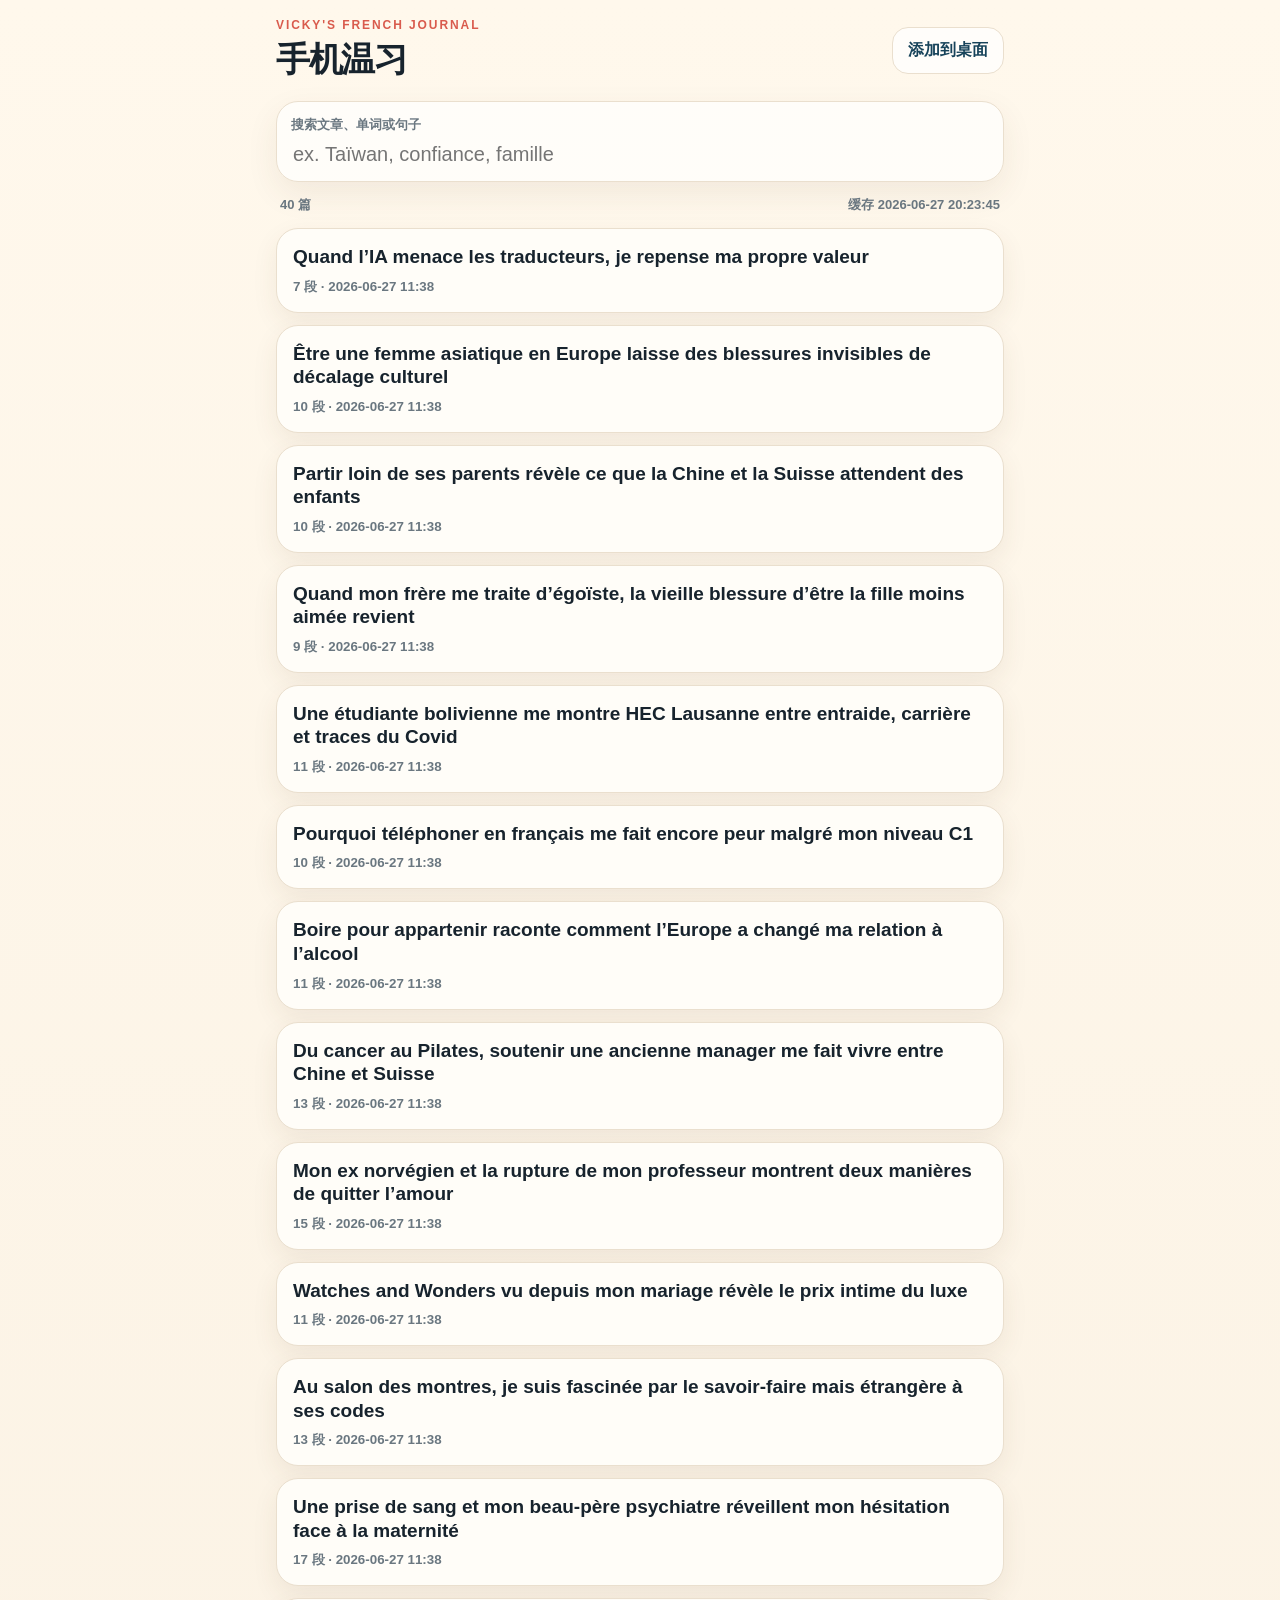
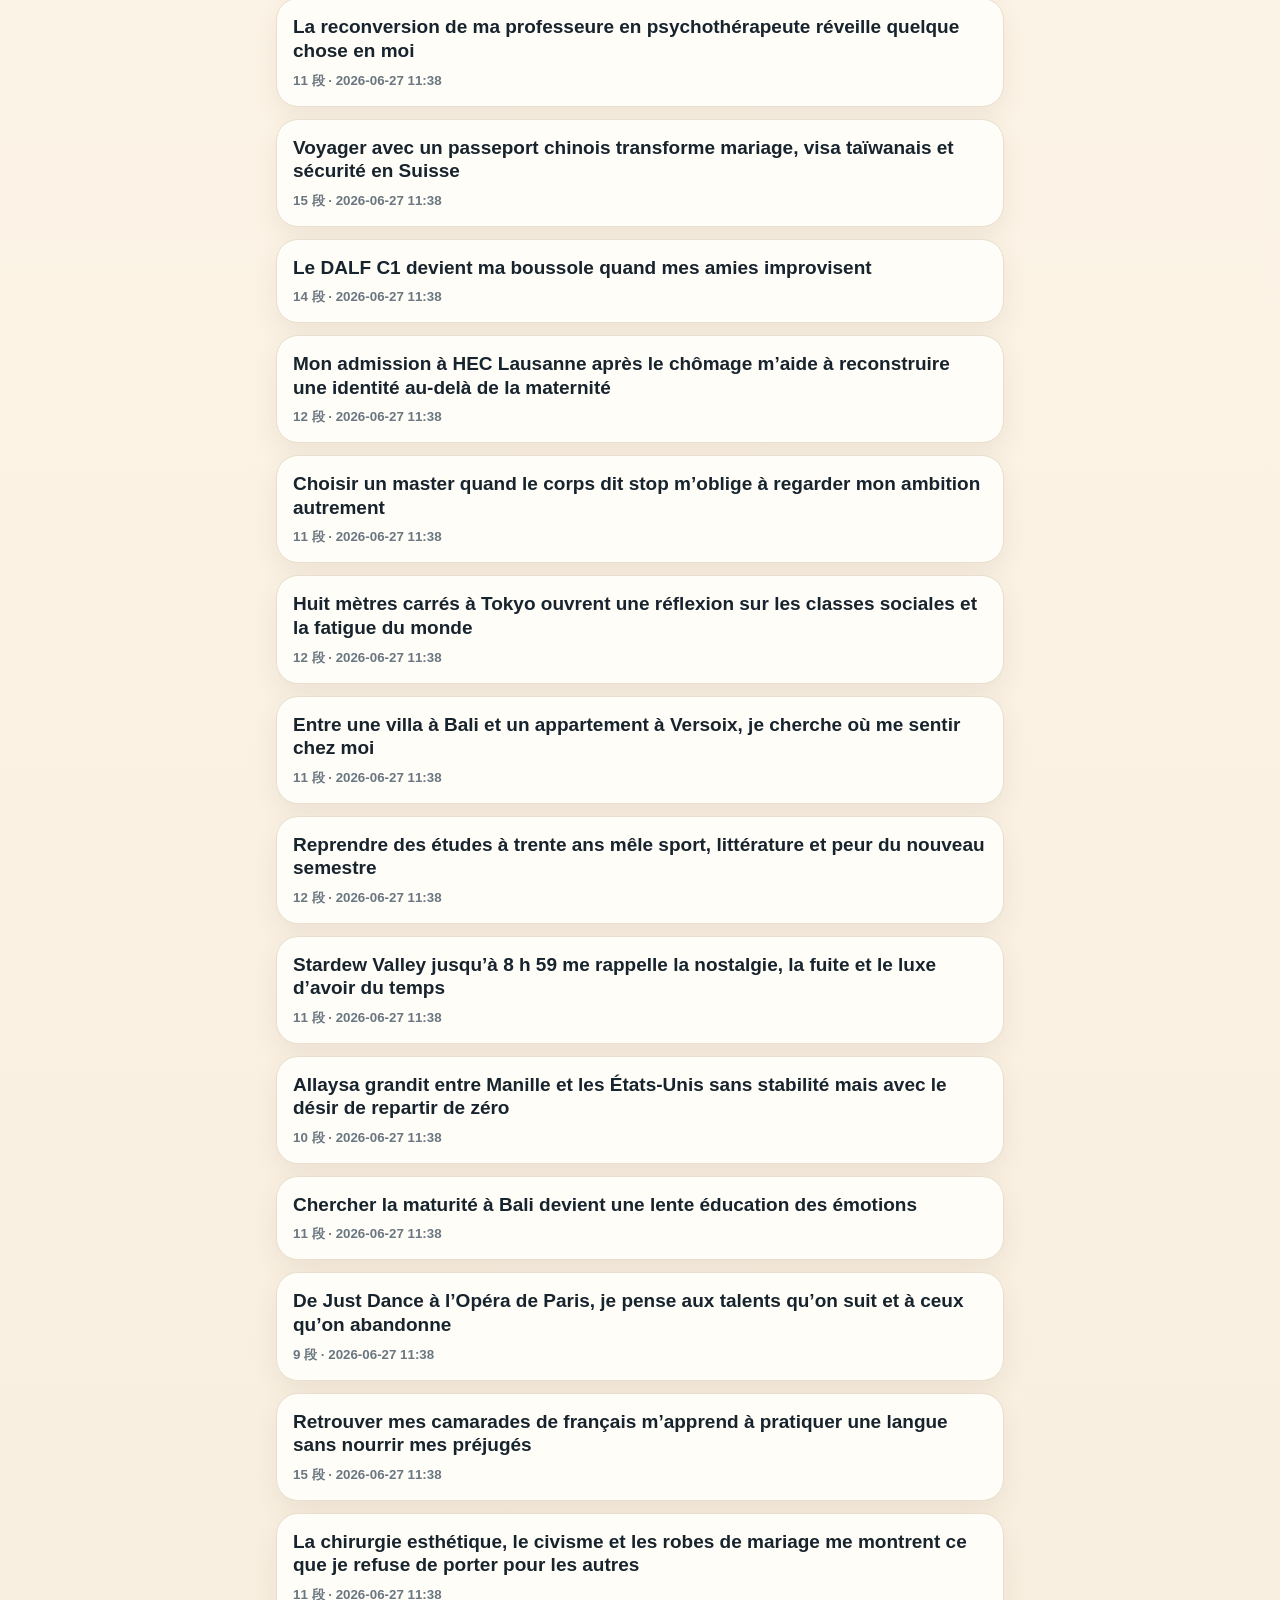
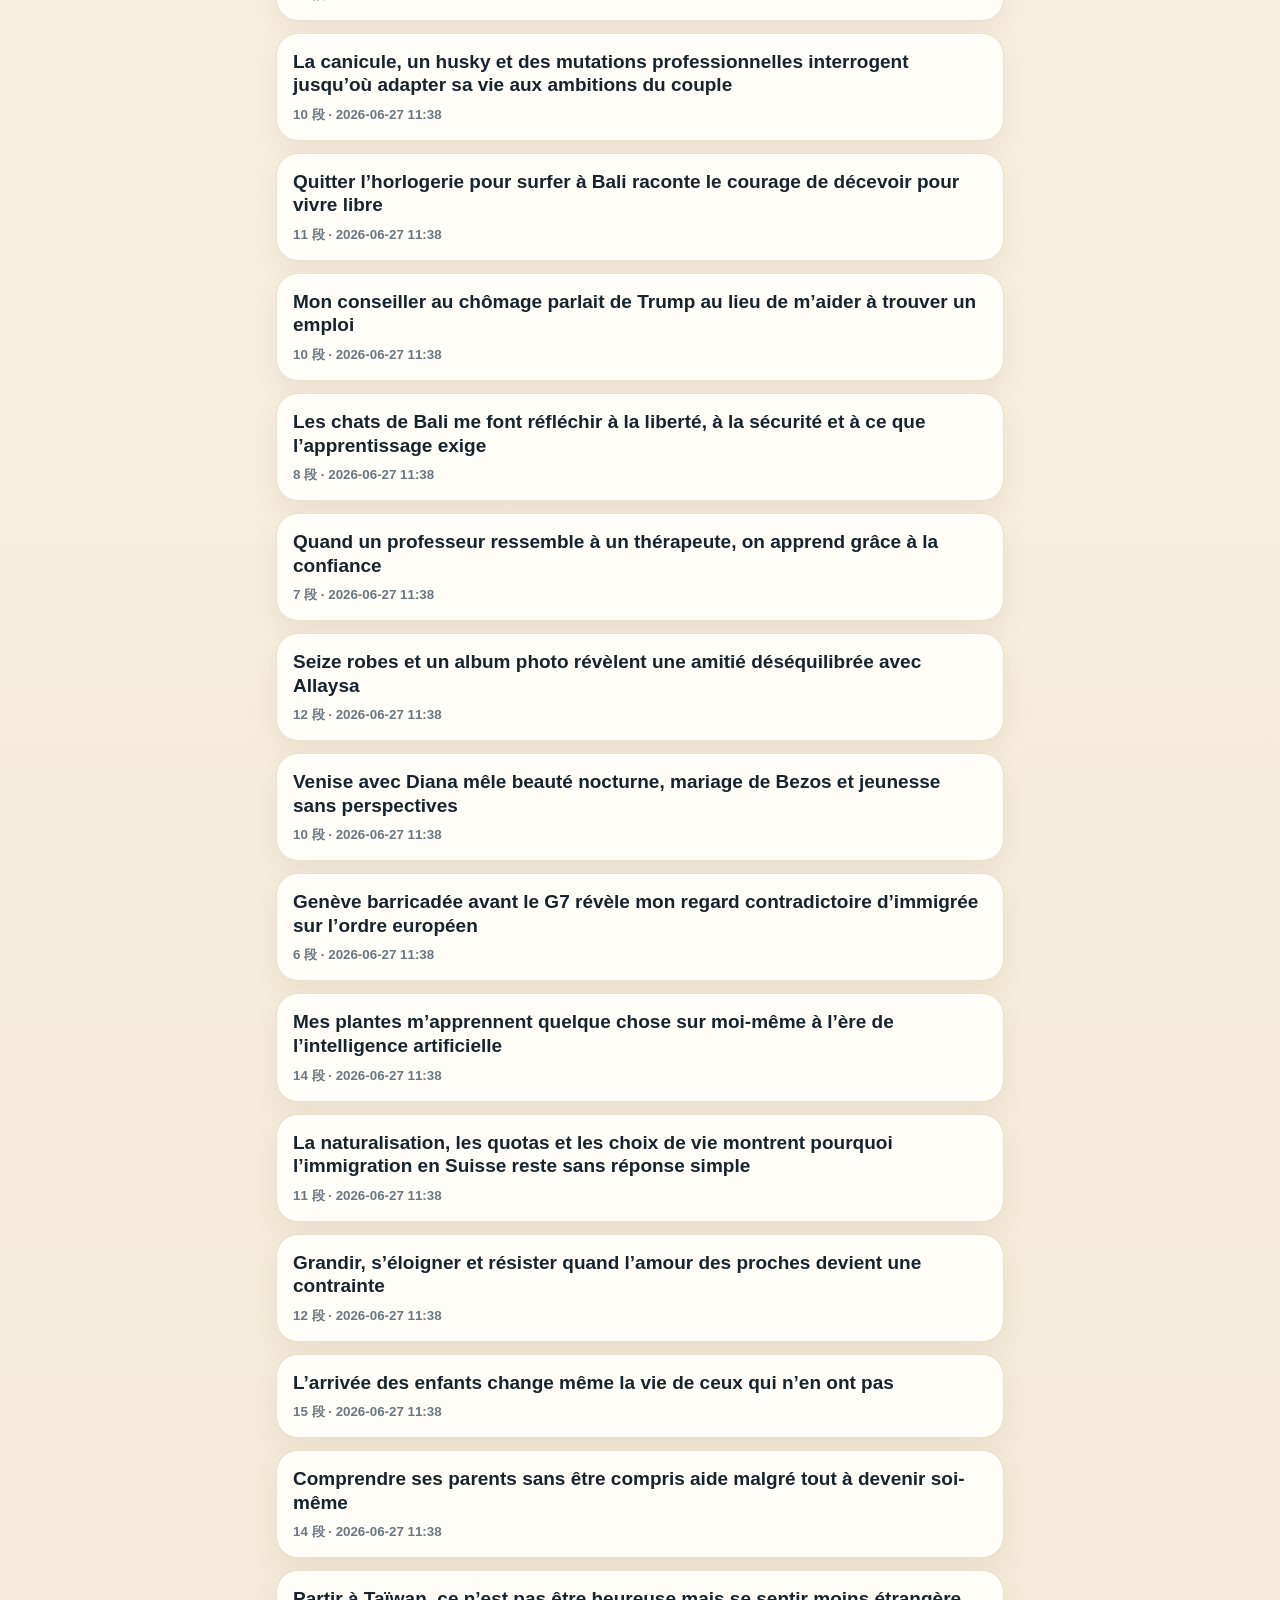
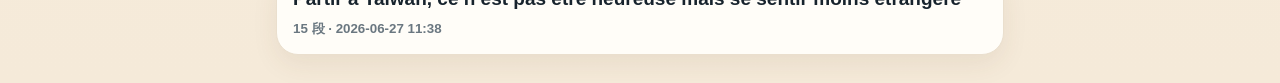
<file: mobile-reader.html>
<!doctype html>
<html lang="zh-CN">
<head>
  <meta charset="utf-8">
  <meta name="viewport" content="width=device-width, initial-scale=1, viewport-fit=cover">
  <meta name="apple-mobile-web-app-capable" content="yes">
  <meta name="apple-mobile-web-app-title" content="French Journal">
  <meta name="apple-mobile-web-app-status-bar-style" content="default">
  <meta name="theme-color" content="#fff8ec">
  <title>Vicky's French Journal</title>
  <link rel="manifest" href="mobile-manifest.webmanifest">
  <link rel="stylesheet" href="mobile-reader.css">
</head>
<body>
  <div class="phone-shell">
    <header class="topbar">
      <div>
        <p class="eyebrow">Vicky's French Journal</p>
        <h1>手机温习</h1>
      </div>
      <button id="installHint" class="ghost">添加到桌面</button>
    </header>

    <section id="libraryView" class="screen active">
      <label class="search">
        <span>搜索文章、单词或句子</span>
        <input id="searchInput" type="search" autocomplete="off" placeholder="ex. Taïwan, confiance, famille">
      </label>
      <div class="stats">
        <span id="articleCount">0 篇</span>
        <span id="cacheDate"></span>
      </div>
      <div id="articleList" class="article-list"></div>
    </section>

    <section id="readerView" class="screen">
      <div class="reader-head">
        <button id="backButton" class="ghost">返回</button>
        <button id="focusButton" class="ghost">回到朗读处</button>
      </div>
      <article class="paper">
        <h2 id="articleTitle"></h2>
        <p id="articleMeta" class="meta"></p>
        <div class="controls">
          <button id="playButton" class="primary">朗读全文</button>
          <button id="pauseButton">暂停</button>
          <button id="stopButton">停止</button>
          <label>语速 <input id="rateInput" type="range" min="0.65" max="1.15" step="0.05" value="0.9"><span id="rateValue">0.90x</span></label>
        </div>
        <div id="content" class="content"></div>
      </article>
    </section>
  </div>

  <div id="sheet" class="sheet" aria-hidden="true">
    <div class="sheet-card">
      <button id="closeSheet" class="close">×</button>
      <p id="sheetType" class="eyebrow">单词</p>
      <h3 id="sheetTitle"></h3>
      <p id="translation" class="translation">正在查询...</p>
      <div class="sheet-actions">
        <button id="speakSelection">发音</button>
        <a id="openTranslate" target="_blank" rel="noreferrer">打开翻译</a>
        <a id="openDictionary" target="_blank" rel="noreferrer">词典</a>
      </div>
    </div>
  </div>

  <script src="library.js"></script>
  <script src="mobile-reader.js"></script>
</body>
</html>
</file>
<file: mobile-reader.css>
:root {
  color-scheme: light;
  --bg: #fff8ec;
  --paper: #fffdf8;
  --ink: #17232d;
  --muted: #6a7780;
  --line: #eadfce;
  --accent: #d95b4d;
  --green: #4f9078;
  --blue: #17435a;
  font-family: Arial, -apple-system, BlinkMacSystemFont, "Segoe UI", sans-serif;
}

* { box-sizing: border-box; }

body {
  margin: 0;
  background: linear-gradient(180deg, #fff8ec 0%, #f5ead9 100%);
  color: var(--ink);
  -webkit-font-smoothing: antialiased;
}

button, input, a {
  font: inherit;
}

button, .sheet-actions a {
  border: 0;
  border-radius: 16px;
  padding: 12px 15px;
  background: #eee4d7;
  color: var(--blue);
  font-weight: 800;
  text-decoration: none;
}

.phone-shell {
  max-width: 760px;
  min-height: 100vh;
  margin: 0 auto;
  padding: calc(18px + env(safe-area-inset-top)) 16px calc(28px + env(safe-area-inset-bottom));
}

.topbar {
  display: flex;
  align-items: center;
  justify-content: space-between;
  gap: 12px;
  margin-bottom: 18px;
}

.eyebrow {
  margin: 0 0 5px;
  color: var(--accent);
  font-size: 12px;
  font-weight: 900;
  letter-spacing: .16em;
  text-transform: uppercase;
}

h1, h2, h3 {
  margin: 0;
  font-family: Arial, Georgia, serif;
}

h1 { font-size: 34px; letter-spacing: -.04em; }
h2 { font-size: 30px; line-height: 1.12; letter-spacing: -.03em; }
h3 { font-size: 24px; line-height: 1.2; }

.screen { display: none; }
.screen.active { display: block; }

.search {
  display: block;
  padding: 14px;
  border: 1px solid var(--line);
  border-radius: 22px;
  background: rgba(255,255,255,.72);
  box-shadow: 0 12px 32px rgba(90, 70, 38, .08);
}

.search span {
  display: block;
  margin-bottom: 8px;
  color: var(--muted);
  font-size: 13px;
  font-weight: 800;
}

.search input {
  width: 100%;
  border: 0;
  outline: 0;
  background: transparent;
  color: var(--ink);
  font-size: 20px;
}

.stats {
  display: flex;
  justify-content: space-between;
  margin: 14px 4px;
  color: var(--muted);
  font-size: 13px;
  font-weight: 700;
}

.article-list {
  display: grid;
  gap: 12px;
}

.article-card {
  width: 100%;
  text-align: left;
  padding: 16px;
  border: 1px solid var(--line);
  border-radius: 22px;
  background: var(--paper);
  box-shadow: 0 10px 26px rgba(90, 70, 38, .08);
}

.article-card strong {
  display: block;
  margin-bottom: 8px;
  color: var(--ink);
  font-size: 19px;
  line-height: 1.24;
}

.article-card small {
  color: var(--muted);
  font-weight: 700;
}

.reader-head {
  position: sticky;
  top: env(safe-area-inset-top);
  z-index: 4;
  display: flex;
  justify-content: space-between;
  gap: 10px;
  padding: 8px 0 12px;
  background: linear-gradient(180deg, #fff8ec 70%, rgba(255,248,236,0));
}

.paper {
  padding: 20px 16px 28px;
  border: 1px solid var(--line);
  border-radius: 24px;
  background: var(--paper);
  box-shadow: 0 12px 34px rgba(90, 70, 38, .09);
}

.meta {
  margin: 10px 0 18px;
  color: var(--muted);
  font-weight: 700;
}

.controls {
  position: sticky;
  top: 54px;
  z-index: 3;
  display: flex;
  flex-wrap: wrap;
  gap: 9px;
  align-items: center;
  padding: 11px;
  margin: 0 -4px 20px;
  border: 1px solid var(--line);
  border-radius: 20px;
  background: rgba(255,253,248,.94);
  backdrop-filter: blur(12px);
}

.primary {
  background: var(--accent);
  color: white;
}

.ghost {
  background: rgba(255,255,255,.74);
  border: 1px solid var(--line);
}

.controls label {
  display: flex;
  align-items: center;
  gap: 8px;
  width: 100%;
  color: var(--muted);
  font-weight: 800;
}

.controls input {
  flex: 1;
}

.paragraph {
  margin: 0 0 18px;
  font-family: Arial, Georgia, serif;
  font-size: 22px;
  line-height: 1.62;
}

.sentence {
  border-radius: 8px;
  padding: 2px 1px;
}

.sentence.active {
  background: #fff0a8;
  box-shadow: 0 0 0 3px #fff0a8;
}

.word {
  display: inline;
  border-bottom: 1px dotted rgba(23, 67, 90, .35);
}

.highlight {
  font-weight: 900;
  color: var(--blue);
}

.sheet {
  position: fixed;
  inset: 0;
  z-index: 20;
  display: none;
  align-items: flex-end;
  background: rgba(20, 30, 38, .28);
}

.sheet.visible {
  display: flex;
}

.sheet-card {
  width: 100%;
  max-width: 760px;
  margin: 0 auto;
  padding: 22px 18px calc(22px + env(safe-area-inset-bottom));
  border-radius: 26px 26px 0 0;
  background: var(--paper);
  box-shadow: 0 -14px 42px rgba(20, 30, 38, .22);
}

.close {
  float: right;
  width: 42px;
  height: 42px;
  padding: 0;
  border-radius: 50%;
}

.translation {
  min-height: 48px;
  margin: 14px 0;
  color: #304450;
  font-size: 18px;
  line-height: 1.5;
}

.sheet-actions {
  display: flex;
  flex-wrap: wrap;
  gap: 10px;
}

@media (min-width: 720px) {
  .paragraph { font-size: 24px; }
}
</file>
